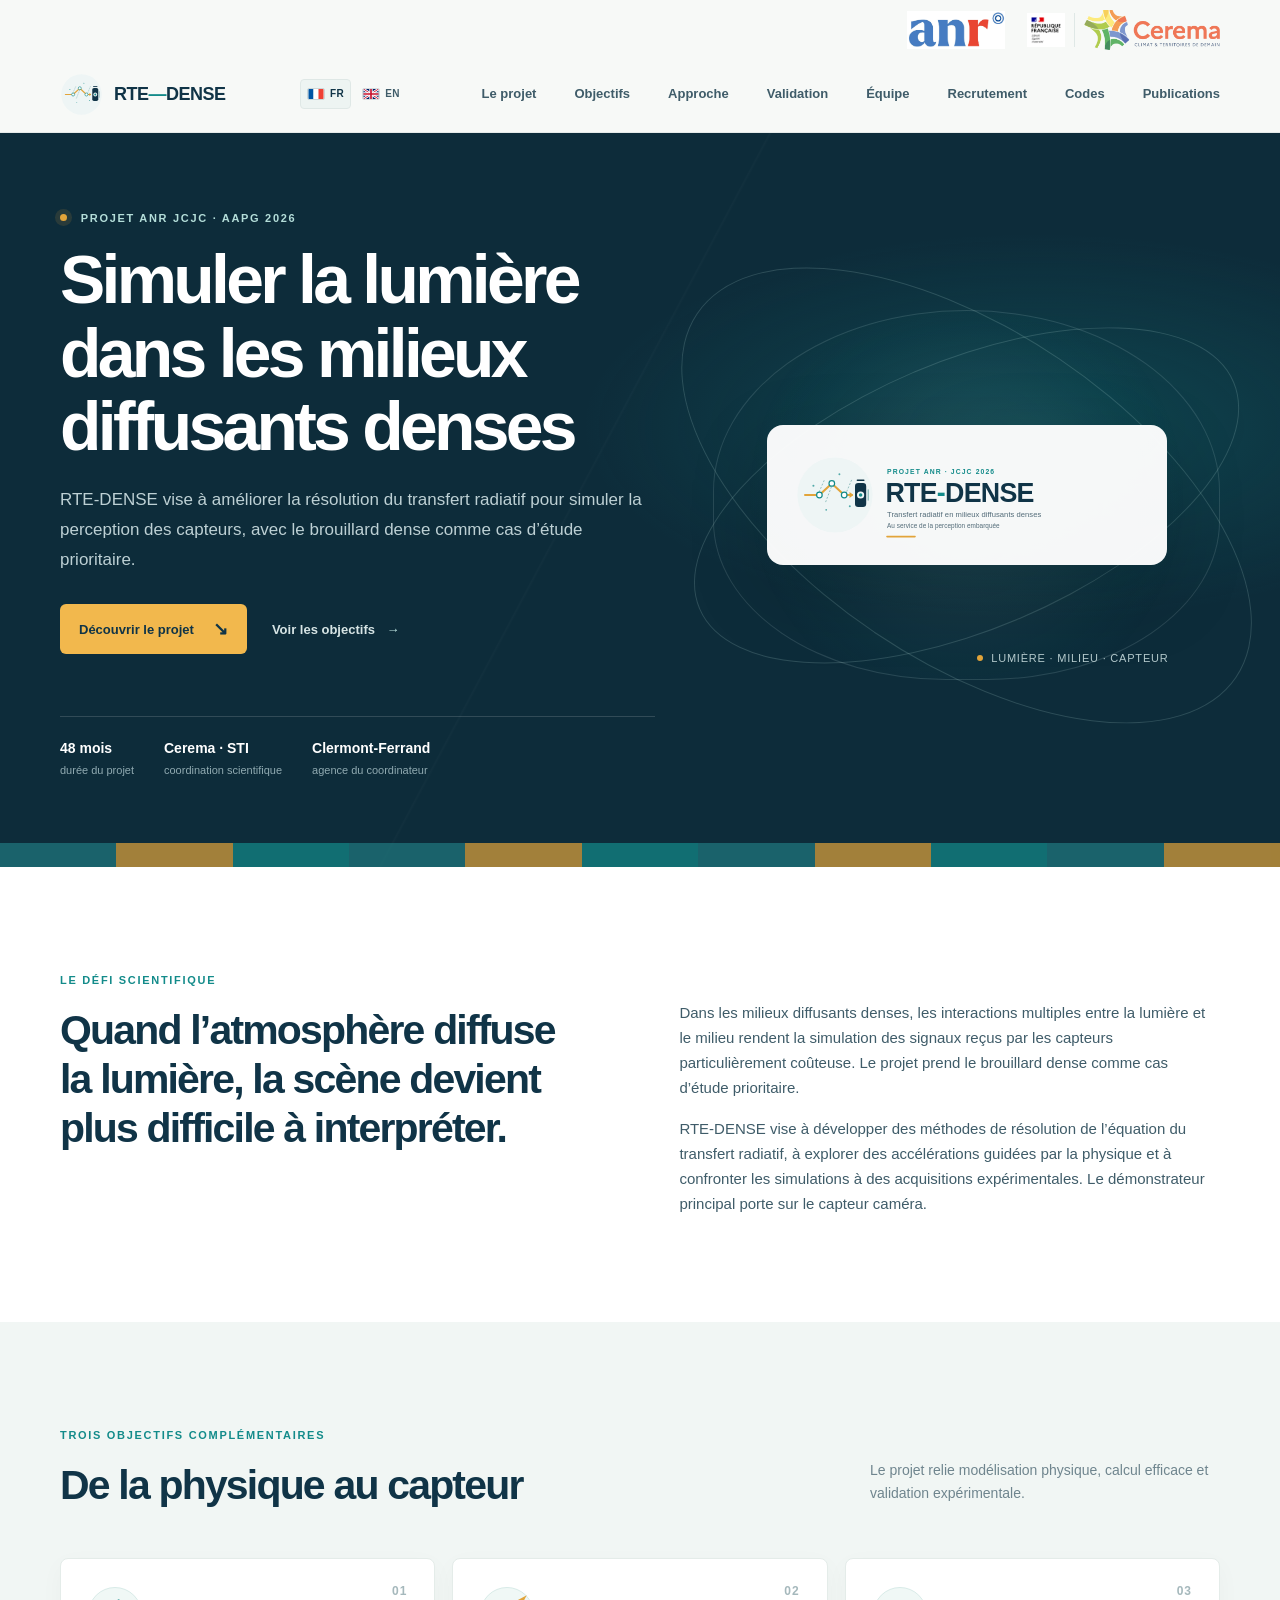
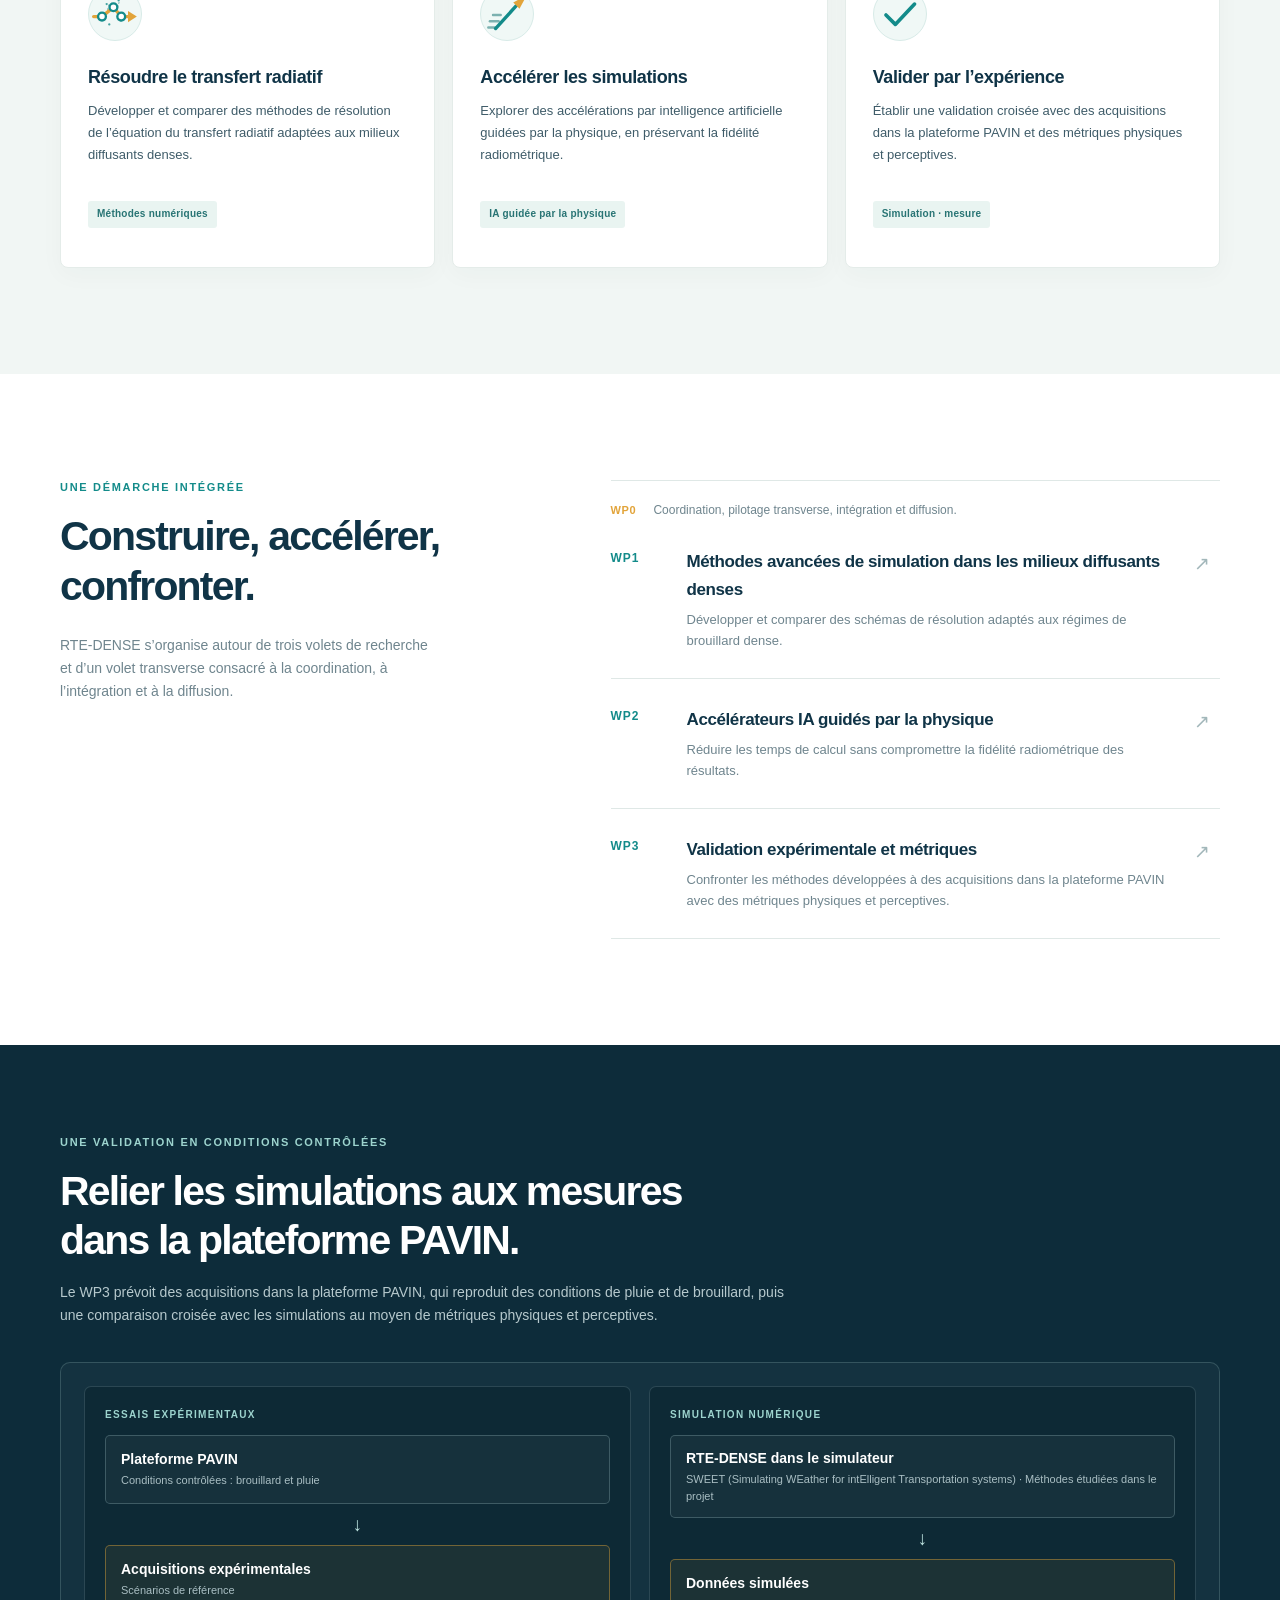
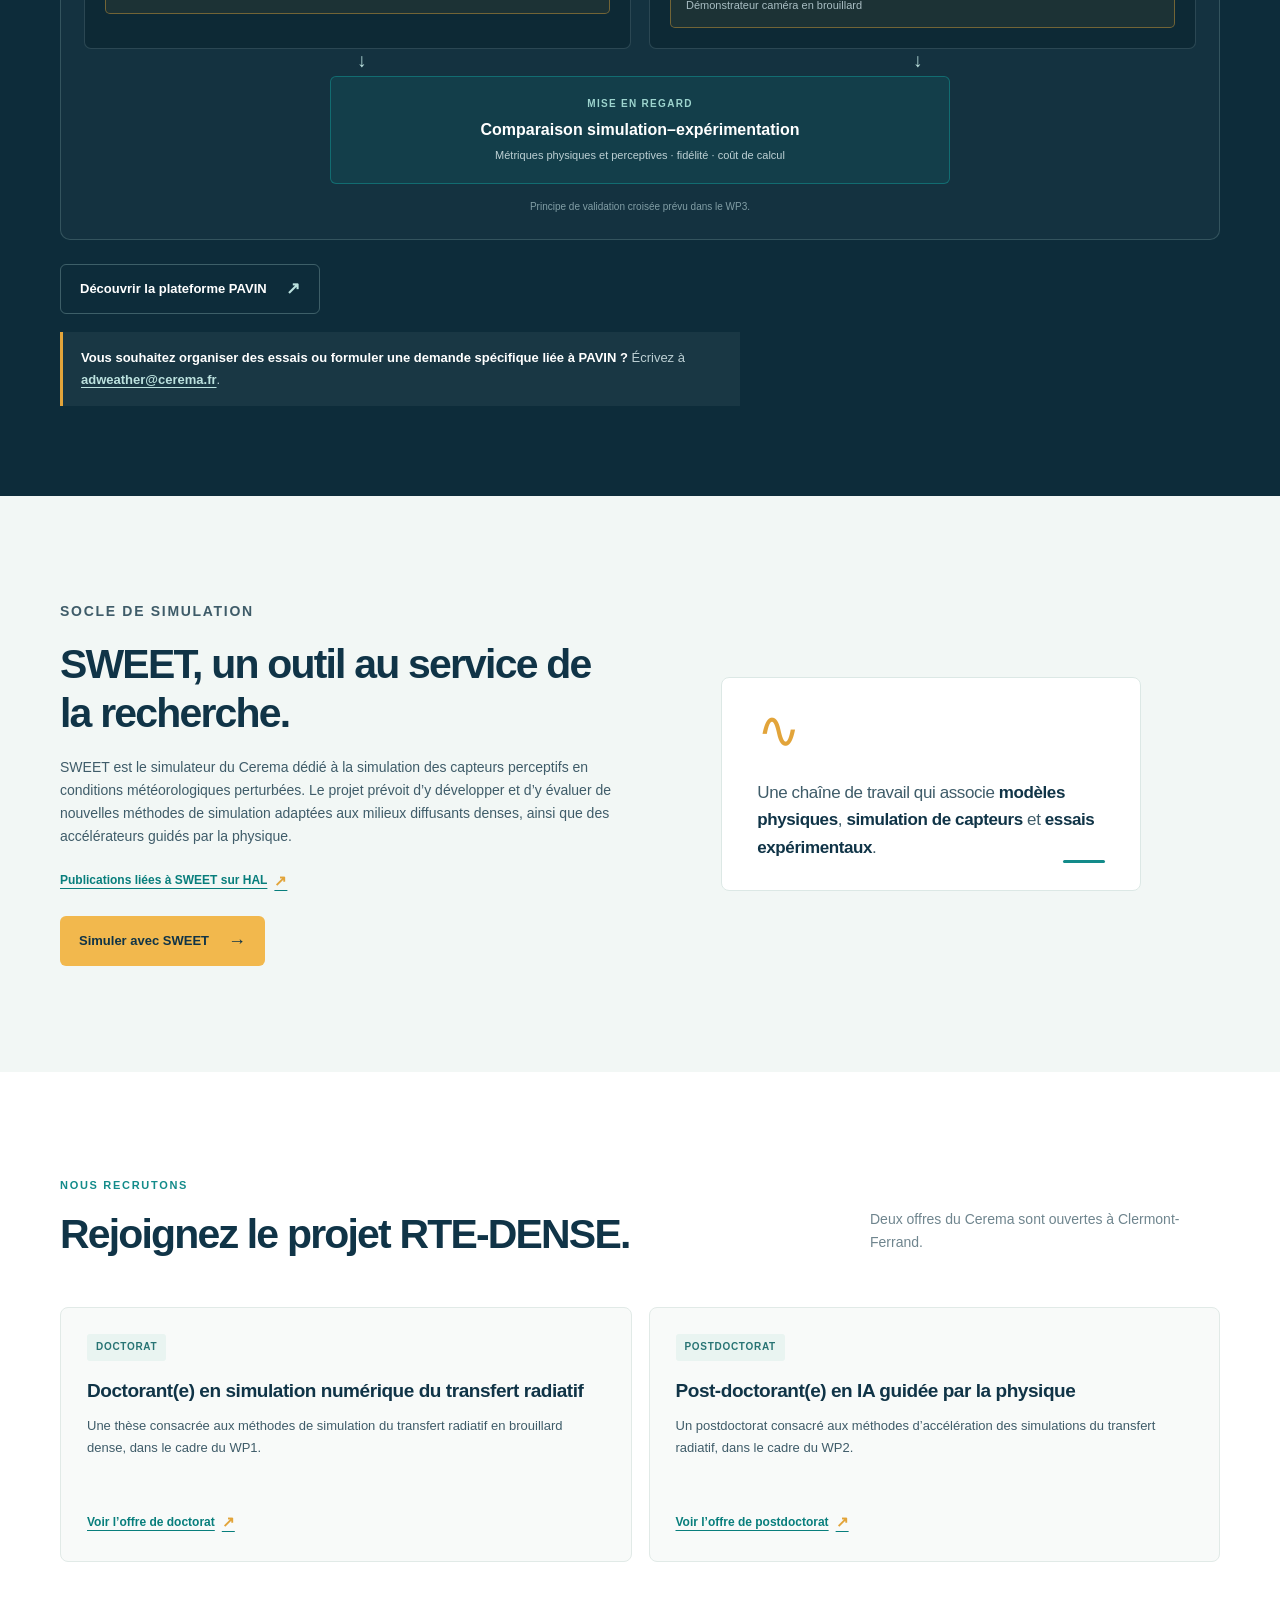
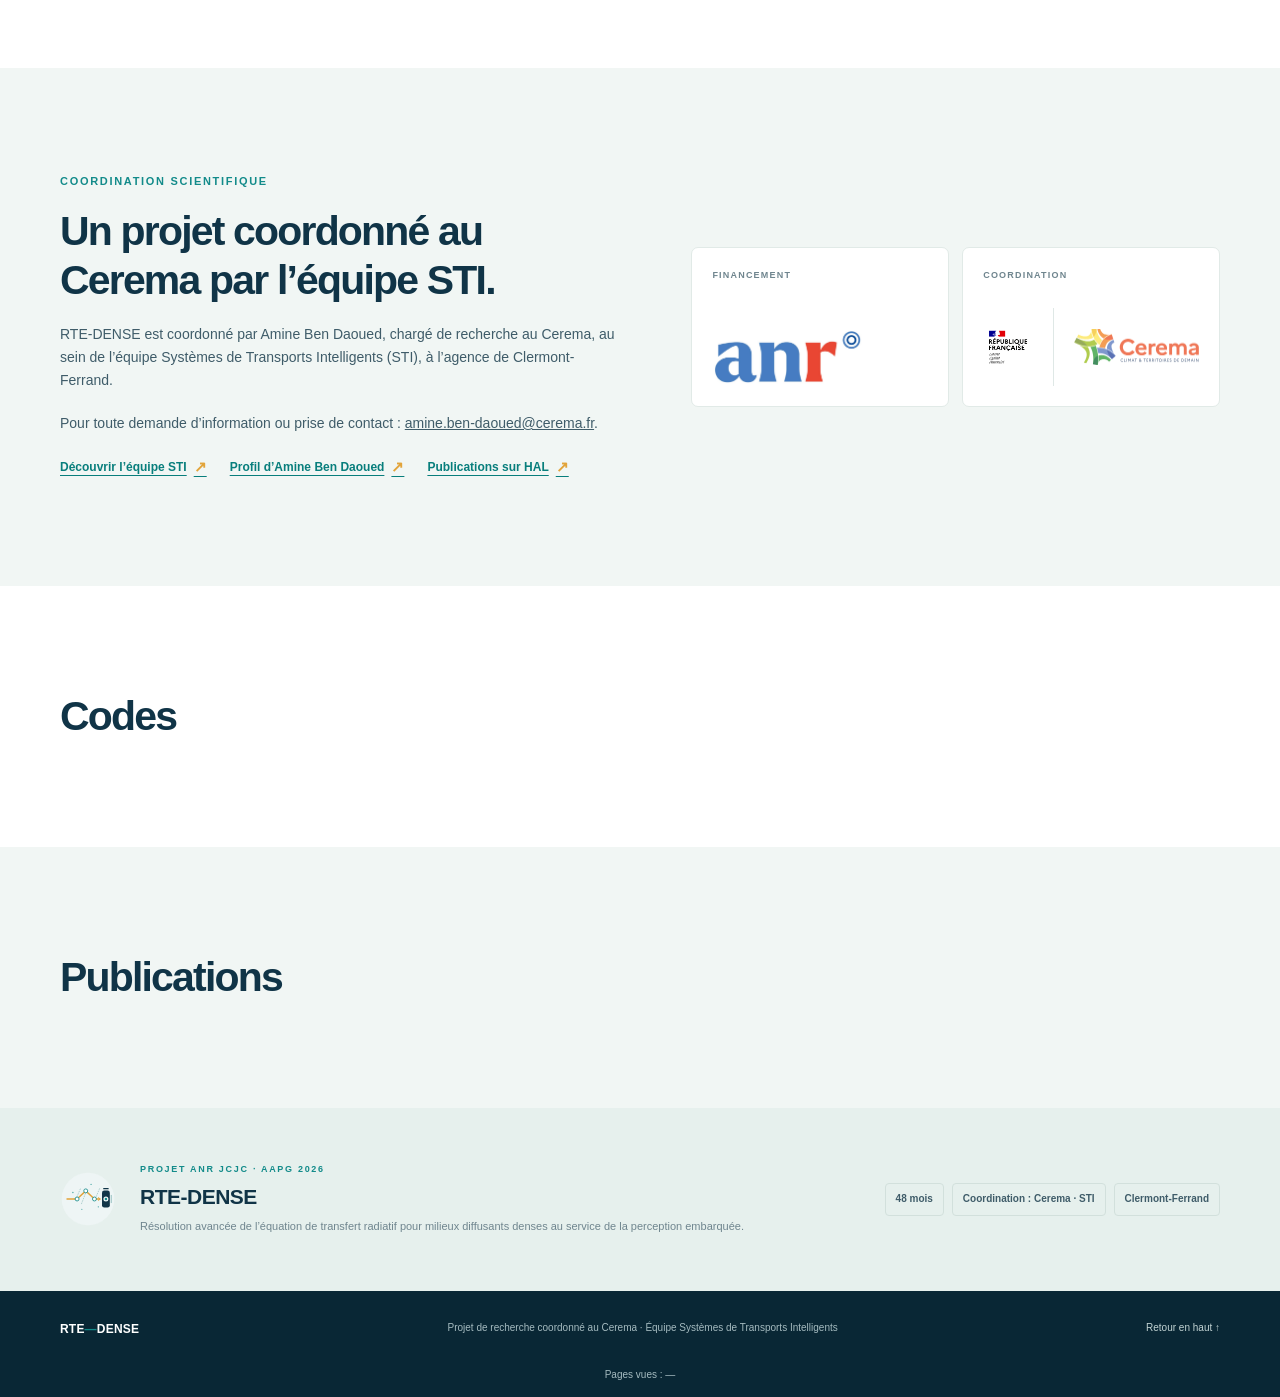
<file: index.html>
<!doctype html>
<html lang="fr">
  <head>
    <meta charset="utf-8">
    <meta name="viewport" content="width=device-width, initial-scale=1">
    <meta name="theme-color" content="#103447">
    <meta name="description" content="RTE-DENSE étudie des méthodes avancées de résolution du transfert radiatif en milieux diffusants denses, avec un démonstrateur centré sur la caméra en brouillard et une validation dans la plateforme PAVIN.">
    <title>RTE-DENSE — Transfert radiatif et perception embarquée</title>
    <link rel="icon" type="image/svg+xml" href="assets/RTE-DENSE-icon.svg">
    <link rel="stylesheet" href="styles.css">
  </head>
  <body>
    <a class="skip-link" href="#contenu">Aller au contenu</a>

    <header class="site-header">
      <div class="site-partner-logos wrap" role="group" aria-label="Logos des organismes associés au projet">
        <img class="header-anr-logo" src="assets/ANR-logo-2021-sigle.jpg" alt="ANR, Agence nationale de la recherche">
        <a class="header-cerema-lockup" href="https://www.cerema.fr/fr/innovation-recherche/recherche/equipes/sti-systemes-transports-intelligents-infrastructure-demain" target="_blank" rel="noreferrer" aria-label="Cerema et République française — équipe STI">
          <img class="header-republique-logo" src="assets/republique_francaise.png" alt="République française">
          <span class="header-logo-divider" aria-hidden="true"></span>
          <img class="header-cerema-logo" src="assets/cerema_horizontal.png" alt="Cerema — Climat & territoires de demain">
        </a>
      </div>
      <div class="wrap header-inner">
        <a class="brand" href="#accueil" aria-label="RTE-DENSE, accueil">
          <img src="assets/RTE-DENSE-icon.svg" alt="" width="48" height="48">
          <span>RTE<span class="brand-dash">—</span>DENSE</span>
        </a>
        <div class="language-switch" aria-label="Choix de langue">
          <a class="language-option" href="index.html" lang="fr" aria-current="page" aria-label="Français">
            <svg class="language-flag" viewBox="0 0 18 12" aria-hidden="true" focusable="false"><rect width="6" height="12" fill="#0055a4"/><rect x="6" width="6" height="12" fill="#fff"/><rect x="12" width="6" height="12" fill="#ef4135"/></svg>
            <span>FR</span>
          </a>
          <a class="language-option" href="index.en.html" lang="en" aria-label="Anglais">
            <svg class="language-flag" viewBox="0 0 18 12" aria-hidden="true" focusable="false"><rect width="18" height="12" fill="#012169"/><path d="M0 0 18 12M18 0 0 12" stroke="#fff" stroke-width="3"/><path d="M0 0 18 12M18 0 0 12" stroke="#c8102e" stroke-width="1.1"/><path d="M9 0v12M0 6h18" stroke="#fff" stroke-width="4"/><path d="M9 0v12M0 6h18" stroke="#c8102e" stroke-width="2"/></svg>
            <span>EN</span>
          </a>
        </div>
        <nav aria-label="Navigation principale">
          <a href="#enjeu">Le projet</a>
          <a href="#objectifs">Objectifs</a>
          <a href="#approche">Approche</a>
          <a href="#validation">Validation</a>
          <a href="#equipe">Équipe</a>
          <a href="#recrutement">Recrutement</a>
          <a href="#codes">Codes</a>
          <a href="#publications">Publications</a>
        </nav>
      </div>
    </header>

    <main id="contenu">
      <section class="hero" id="accueil">
        <div class="wrap hero-grid">
          <div class="hero-copy">
            <p class="eyebrow"><span class="eyebrow-dot"></span> Projet ANR JCJC · AAPG 2026</p>
            <h1>Simuler la lumière dans les milieux diffusants denses</h1>
            <p class="hero-lede">RTE-DENSE vise à améliorer la résolution du transfert radiatif pour simuler la perception des capteurs, avec le brouillard dense comme cas d’étude prioritaire.</p>
            <div class="hero-actions">
              <a class="button button-primary" href="#enjeu">Découvrir le projet <span aria-hidden="true">↘</span></a>
              <a class="text-link" href="#objectifs">Voir les objectifs <span aria-hidden="true">→</span></a>
            </div>
            <div class="facts" aria-label="Repères sur le projet">
              <div><strong>48 mois</strong><span>durée du projet</span></div>
              <div><strong>Cerema · STI</strong><span>coordination scientifique</span></div>
              <div><strong>Clermont-Ferrand</strong><span>agence du coordinateur</span></div>
            </div>
          </div>
          <div class="hero-art" aria-label="Illustration du transfert lumineux dans un milieu diffusant jusqu’à un capteur">
            <div class="art-orbit orbit-one"></div>
            <div class="art-orbit orbit-two"></div>
            <img src="assets/RTE-DENSE-logo.svg" alt="RTE-DENSE — transfert radiatif en milieux diffusants denses au service de la perception embarquée">
            <p class="art-caption"><span></span> Lumière · milieu · capteur</p>
          </div>
        </div>
        <div class="hero-bottom" aria-hidden="true"><span></span><span></span><span></span><span></span><span></span><span></span><span></span><span></span><span></span><span></span><span></span></div>
      </section>

      <section class="section intro-section" id="enjeu">
        <div class="wrap intro-grid">
          <div>
            <p class="section-kicker">Le défi scientifique</p>
            <h2>Quand l’atmosphère diffuse la lumière, la scène devient plus difficile à interpréter.</h2>
          </div>
          <div class="intro-copy">
            <p>Dans les milieux diffusants denses, les interactions multiples entre la lumière et le milieu rendent la simulation des signaux reçus par les capteurs particulièrement coûteuse. Le projet prend le brouillard dense comme cas d’étude prioritaire.</p>
            <p>RTE-DENSE vise à développer des méthodes de résolution de l’équation du transfert radiatif, à explorer des accélérations guidées par la physique et à confronter les simulations à des acquisitions expérimentales. Le démonstrateur principal porte sur le capteur caméra.</p>
          </div>
        </div>
      </section>

      <section class="section objectives-section" id="objectifs">
        <div class="wrap">
          <div class="section-heading">
            <div>
              <p class="section-kicker">Trois objectifs complémentaires</p>
              <h2>De la physique au capteur</h2>
            </div>
            <p>Le projet relie modélisation physique, calcul efficace et validation expérimentale.</p>
          </div>
          <div class="objective-grid">
            <article class="objective-card">
              <span class="card-index">01</span>
              <div class="card-icon" aria-hidden="true">
                <img src="assets/objective-scattering.svg" alt="" width="54" height="54">
              </div>
              <h3>Résoudre le transfert radiatif</h3>
              <p>Développer et comparer des méthodes de résolution de l’équation du transfert radiatif adaptées aux milieux diffusants denses.</p>
              <span class="card-tag">Méthodes numériques</span>
            </article>
            <article class="objective-card">
              <span class="card-index">02</span>
              <div class="card-icon" aria-hidden="true">
                <img src="assets/objective-acceleration.svg" alt="" width="54" height="54">
              </div>
              <h3>Accélérer les simulations</h3>
              <p>Explorer des accélérations par intelligence artificielle guidées par la physique, en préservant la fidélité radiométrique.</p>
              <span class="card-tag">IA guidée par la physique</span>
            </article>
            <article class="objective-card">
              <span class="card-index">03</span>
              <div class="card-icon" aria-hidden="true">
                <img src="assets/objective-validation.svg" alt="" width="54" height="54">
              </div>
              <h3>Valider par l’expérience</h3>
              <p>Établir une validation croisée avec des acquisitions dans la plateforme PAVIN et des métriques physiques et perceptives.</p>
              <span class="card-tag">Simulation · mesure</span>
            </article>
          </div>
        </div>
      </section>

      <section class="section approach-section" id="approche">
        <div class="wrap approach-grid">
          <div class="approach-heading">
            <p class="section-kicker">Une démarche intégrée</p>
            <h2>Construire, accélérer, confronter.</h2>
            <p>RTE-DENSE s’organise autour de trois volets de recherche et d’un volet transverse consacré à la coordination, à l’intégration et à la diffusion.</p>
          </div>
          <div class="work-packages">
            <p class="cross-cutting"><span>WP0</span> Coordination, pilotage transverse, intégration et diffusion.</p>
            <article class="work-row">
              <span class="wp-number">WP1</span>
              <div><h3>Méthodes avancées de simulation dans les milieux diffusants denses</h3><p>Développer et comparer des schémas de résolution adaptés aux régimes de brouillard dense.</p></div>
              <span class="row-arrow" aria-hidden="true">↗</span>
            </article>
            <article class="work-row">
              <span class="wp-number">WP2</span>
              <div><h3>Accélérateurs IA guidés par la physique</h3><p>Réduire les temps de calcul sans compromettre la fidélité radiométrique des résultats.</p></div>
              <span class="row-arrow" aria-hidden="true">↗</span>
            </article>
            <article class="work-row">
              <span class="wp-number">WP3</span>
              <div><h3>Validation expérimentale et métriques</h3><p>Confronter les méthodes développées à des acquisitions dans la plateforme PAVIN avec des métriques physiques et perceptives.</p></div>
              <span class="row-arrow" aria-hidden="true">↗</span>
            </article>
          </div>
        </div>
      </section>

      <section class="validation-section" id="validation">
        <div class="wrap validation-inner">
          <div class="validation-intro">
            <p class="section-kicker section-kicker-light">Une validation en conditions contrôlées</p>
            <h2>Relier les simulations aux mesures dans la plateforme PAVIN.</h2>
            <p>Le WP3 prévoit des acquisitions dans la plateforme PAVIN, qui reproduit des conditions de pluie et de brouillard, puis une comparaison croisée avec les simulations au moyen de métriques physiques et perceptives.</p>
          </div>

          <figure class="validation-diagram" aria-labelledby="validation-diagram-caption">
            <div class="validation-lanes">
              <article class="validation-lane">
                <span class="lane-label">Essais expérimentaux</span>
                <div class="flow-node"><strong>Plateforme PAVIN</strong><span>Conditions contrôlées : brouillard et pluie</span></div>
                <span class="flow-arrow" aria-hidden="true">↓</span>
                <div class="flow-node flow-node-output"><strong>Acquisitions expérimentales</strong><span>Scénarios de référence</span></div>
              </article>
              <article class="validation-lane">
                <span class="lane-label">Simulation numérique</span>
                <div class="flow-node"><strong>RTE-DENSE dans le simulateur</strong><span>SWEET (Simulating WEather for intElligent Transportation systems) · Méthodes étudiées dans le projet</span></div>
                <span class="flow-arrow" aria-hidden="true">↓</span>
                <div class="flow-node flow-node-output"><strong>Données simulées</strong><span>Démonstrateur caméra en brouillard</span></div>
              </article>
            </div>
            <div class="validation-merge" aria-hidden="true"><span>↓</span><span>↓</span></div>
            <div class="validation-result">
              <span class="result-kicker">Mise en regard</span>
              <strong>Comparaison simulation–expérimentation</strong>
              <span>Métriques physiques et perceptives · fidélité · coût de calcul</span>
            </div>
            <figcaption id="validation-diagram-caption">Principe de validation croisée prévu dans le WP3.</figcaption>
          </figure>

          <a class="button validation-link" href="https://www.cerema.fr/fr/evenements/plateforme-pavin-meteo-extreme" target="_blank" rel="noreferrer">Découvrir la plateforme PAVIN <span aria-hidden="true">↗</span></a>
          <p class="pavin-contact"><strong>Vous souhaitez organiser des essais ou formuler une demande spécifique liée à PAVIN&nbsp;?</strong> Écrivez à <a href="mailto:adweather@cerema.fr">adweather@cerema.fr</a>.</p>
        </div>
      </section>

      <section class="section platform-section">
        <div class="wrap platform-grid">
          <div class="platform-copy">
            <p class="section-kicker">Socle de simulation</p>
            <h2>SWEET, un outil au service de la recherche.</h2>
            <p>SWEET est le simulateur du Cerema dédié à la simulation des capteurs perceptifs en conditions météorologiques perturbées. Le projet prévoit d’y développer et d’y évaluer de nouvelles méthodes de simulation adaptées aux milieux diffusants denses, ainsi que des accélérateurs guidés par la physique.</p>
            <a class="resource-link" href="https://cv.hal.science/researchercerema" target="_blank" rel="noreferrer">Publications liées à SWEET sur HAL <span aria-hidden="true">↗</span></a>
            <div class="sweet-actions">
              <button class="button button-primary" type="button" data-coming-soon aria-controls="sweet-coming-soon" aria-expanded="false">Simuler avec SWEET <span aria-hidden="true">→</span></button>
              <span class="coming-soon-message" id="sweet-coming-soon" role="status" aria-live="polite" hidden>Coming soon</span>
            </div>
          </div>
          <div class="platform-note">
            <span class="note-symbol" aria-hidden="true">∿</span>
            <p>Une chaîne de travail qui associe <strong>modèles physiques</strong>, <strong>simulation de capteurs</strong> et <strong>essais expérimentaux</strong>.</p>
            <span class="note-line"></span>
          </div>
        </div>
      </section>

      <section class="section recruitment-section" id="recrutement">
        <div class="wrap">
          <div class="section-heading">
            <div>
              <p class="section-kicker">Nous recrutons</p>
              <h2>Rejoignez le projet RTE-DENSE.</h2>
            </div>
            <p>Deux offres du Cerema sont ouvertes à Clermont-Ferrand.</p>
          </div>
          <div class="job-grid">
            <article class="job-card">
              <span class="job-type">Doctorat</span>
              <h3>Doctorant(e) en simulation numérique du transfert radiatif</h3>
              <p>Une thèse consacrée aux méthodes de simulation du transfert radiatif en brouillard dense, dans le cadre du WP1.</p>
              <a class="resource-link" href="https://recrutement.ecologie.gouv.fr/offres-demploi/2026-2446959" target="_blank" rel="noreferrer">Voir l’offre de doctorat <span aria-hidden="true">↗</span></a>
            </article>
            <article class="job-card">
              <span class="job-type">Postdoctorat</span>
              <h3>Post-doctorant(e) en IA guidée par la physique</h3>
              <p>Un postdoctorat consacré aux méthodes d’accélération des simulations du transfert radiatif, dans le cadre du WP2.</p>
              <a class="resource-link" href="https://recrutement.ecologie.gouv.fr/offres-demploi/2026-2446952" target="_blank" rel="noreferrer">Voir l’offre de postdoctorat <span aria-hidden="true">↗</span></a>
            </article>
          </div>
        </div>
      </section>

      <section class="section team-section" id="equipe">
        <div class="wrap team-grid">
          <div class="team-copy">
            <p class="section-kicker">Coordination scientifique</p>
            <h2>Un projet coordonné au Cerema par l’équipe STI.</h2>
            <p>RTE-DENSE est coordonné par Amine Ben Daoued, chargé de recherche au Cerema, au sein de l’équipe Systèmes de Transports Intelligents (STI), à l’agence de Clermont-Ferrand.</p>
            <p class="coordinator-contact">Pour toute demande d’information ou prise de contact : <a href="mailto:amine.ben-daoued@cerema.fr">amine.ben-daoued@cerema.fr</a>.</p>
            <div class="team-links">
              <a class="resource-link" href="https://www.cerema.fr/fr/innovation-recherche/recherche/equipes/sti-systemes-transports-intelligents-infrastructure-demain" target="_blank" rel="noreferrer">Découvrir l’équipe STI <span aria-hidden="true">↗</span></a>
              <a class="resource-link" href="https://www.cerema.fr/fr/innovation-recherche/recherche/equipes/membre/amine-ben-daoued" target="_blank" rel="noreferrer">Profil d’Amine Ben Daoued <span aria-hidden="true">↗</span></a>
              <a class="resource-link" href="https://cv.hal.science/researchercerema" target="_blank" rel="noreferrer">Publications sur HAL <span aria-hidden="true">↗</span></a>
            </div>
          </div>
          <div class="partner-logos" aria-label="Organismes associés au projet">
            <div class="partner-card">
              <span class="partner-label">Financement</span>
              <div class="anr-lockup">
                <img src="assets/ANR-logo-2021-sigle.jpg" alt="ANR, Agence nationale de la recherche" loading="lazy">
              </div>
            </div>
            <div class="partner-card">
              <span class="partner-label">Coordination</span>
              <a class="cerema-lockup" href="https://www.cerema.fr/fr/innovation-recherche/recherche/equipes/sti-systemes-transports-intelligents-infrastructure-demain" target="_blank" rel="noreferrer" aria-label="Cerema et République française — équipe STI">
                <img class="republique-logo" src="assets/republique_francaise.png" alt="République française" loading="lazy">
                <span class="logo-divider" aria-hidden="true"></span>
                <img class="cerema-logo" src="assets/cerema_horizontal.png" alt="Cerema — Climat & territoires de demain" loading="lazy">
              </a>
            </div>
          </div>
        </div>
      </section>

      <section class="section placeholder-section" id="codes">
        <div class="wrap"><h2>Codes</h2></div>
      </section>

      <section class="section placeholder-section placeholder-section-alt" id="publications">
        <div class="wrap"><h2>Publications</h2></div>
      </section>

      <section class="closing-section">
        <div class="wrap closing-inner">
          <img src="assets/RTE-DENSE-icon.svg" alt="" width="56" height="56">
          <div><p class="section-kicker">Projet ANR JCJC · AAPG 2026</p><h2>RTE-DENSE</h2><p>Résolution avancée de l’équation de transfert radiatif pour milieux diffusants denses au service de la perception embarquée.</p></div>
          <div class="closing-meta"><span>48 mois</span><span>Coordination : Cerema · STI</span><span>Clermont-Ferrand</span></div>
        </div>
      </section>
    </main>

    <footer class="site-footer">
      <div class="wrap footer-inner">
        <a class="footer-brand" href="#accueil">RTE<span>—</span>DENSE</a>
        <p>Projet de recherche coordonné au Cerema · Équipe Systèmes de Transports Intelligents</p>
        <a href="#accueil" class="back-top">Retour en haut ↑</a>
      </div>
      <p class="visitor-count">Pages vues : <span id="visitor-count" aria-live="polite">—</span></p>
    </footer>
    <script data-goatcounter="https://rte-dense-cerema.goatcounter.com/count" async src="https://gc.zgo.at/count.js"></script>
    <script>
      document.querySelectorAll("[data-coming-soon]").forEach((button) => {
        button.addEventListener("click", () => {
          const notice = document.getElementById(button.getAttribute("aria-controls"));
          if (notice) {
            notice.hidden = false;
            button.setAttribute("aria-expanded", "true");
          }
        });
      });
      const visitorCount = document.getElementById("visitor-count");
      const trackingScript = document.querySelector("script[data-goatcounter]");
      if (visitorCount && trackingScript) {
        const counterOrigin = new URL(trackingScript.dataset.goatcounter).origin;
        const sitePath = window.location.pathname
          .replace(/\/index(?:\.en)?\.html$/, "")
          .replace(/\/+$/, "");
        const pagePaths = [...new Set([
          sitePath || "/",
          `${sitePath}/index.html`,
          `${sitePath}/index.en.html`
        ])];
        const countPage = async (path) => {
          const encodedPath = path.split("/").map(encodeURIComponent).join("/");
          const counterUrl = new URL(`/counter/${encodedPath}.json`, counterOrigin);
          const response = await fetch(counterUrl);
          if (response.status === 404) return 0;
          if (!response.ok) throw new Error("Visitor count unavailable");
          const data = await response.json();
          return Number.parseInt(String(data.count ?? "0").replace(/[^\d]/g, ""), 10) || 0;
        };
        Promise.all(pagePaths.map(countPage))
          .then((counts) => {
            visitorCount.textContent = counts.reduce((total, count) => total + count, 0).toLocaleString();
          })
          .catch(() => { visitorCount.textContent = "—"; });
      }
    </script>
  </body>
</html>
</file>
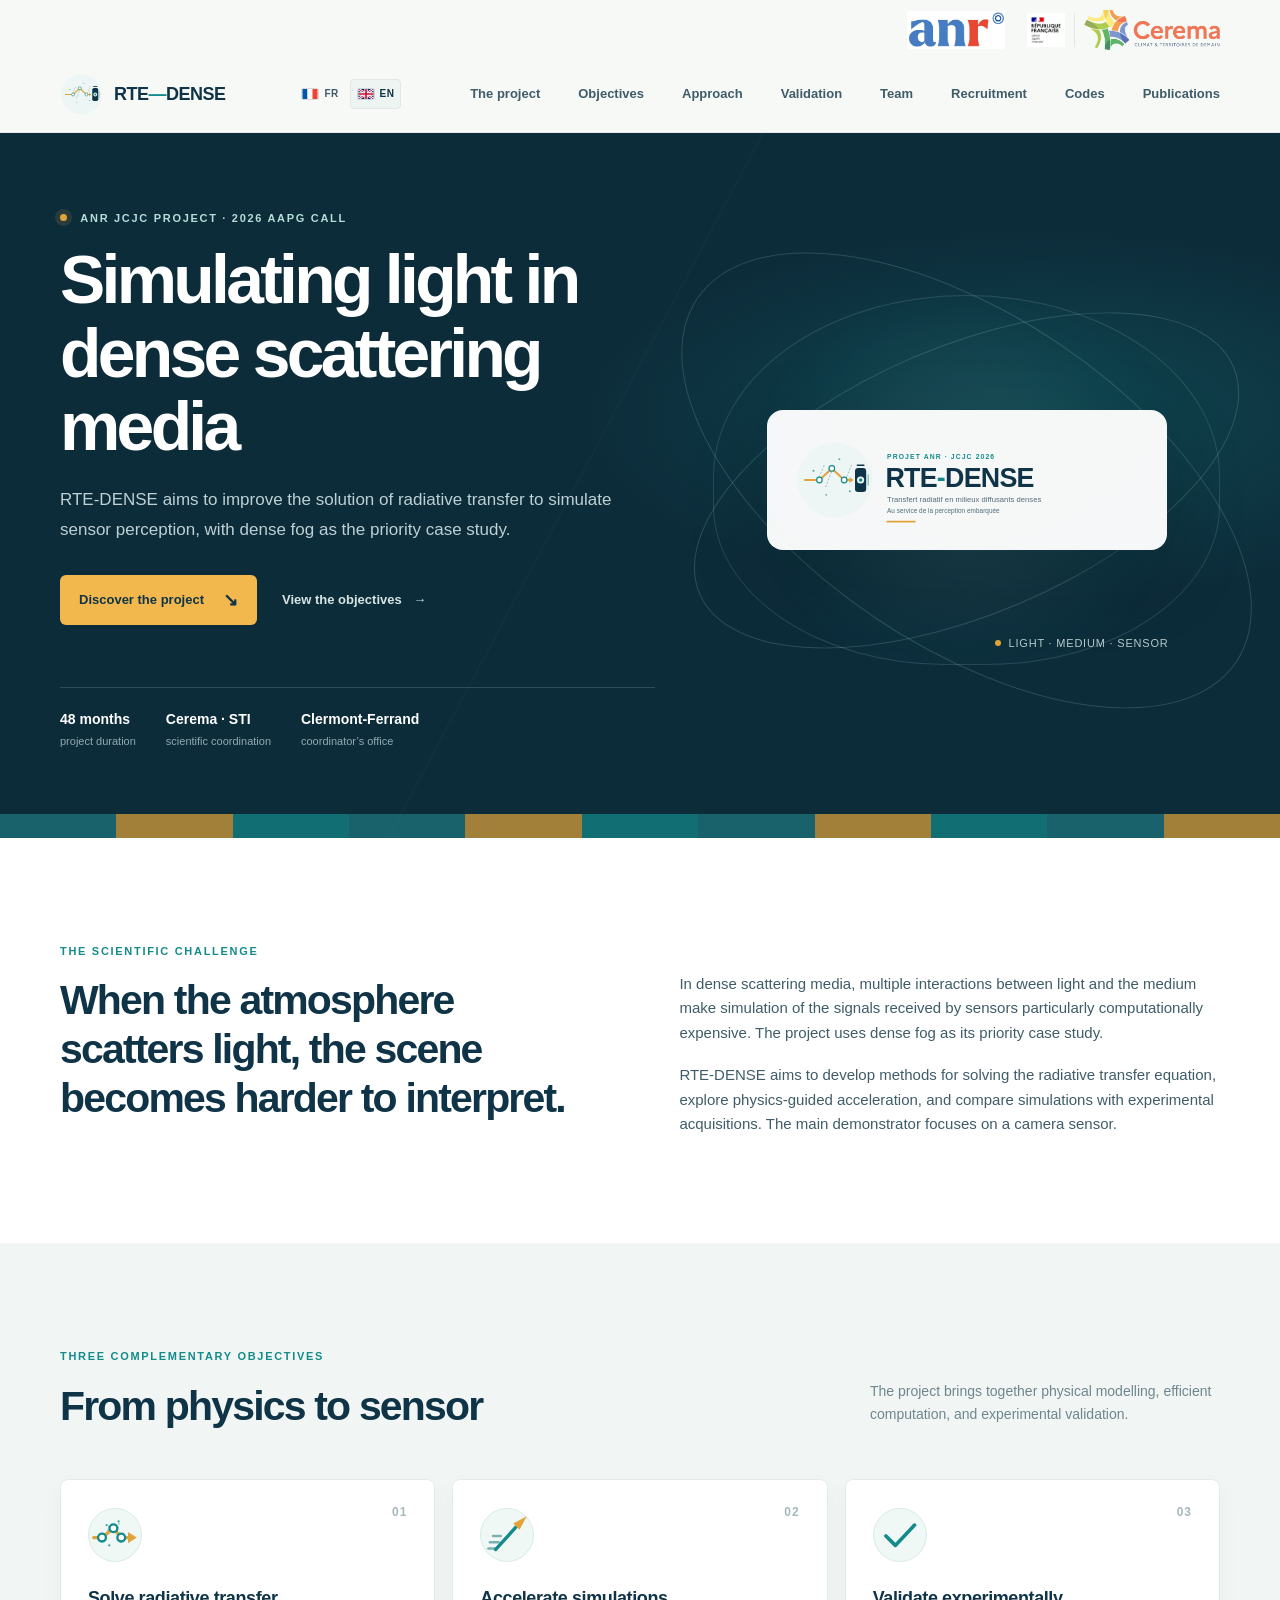
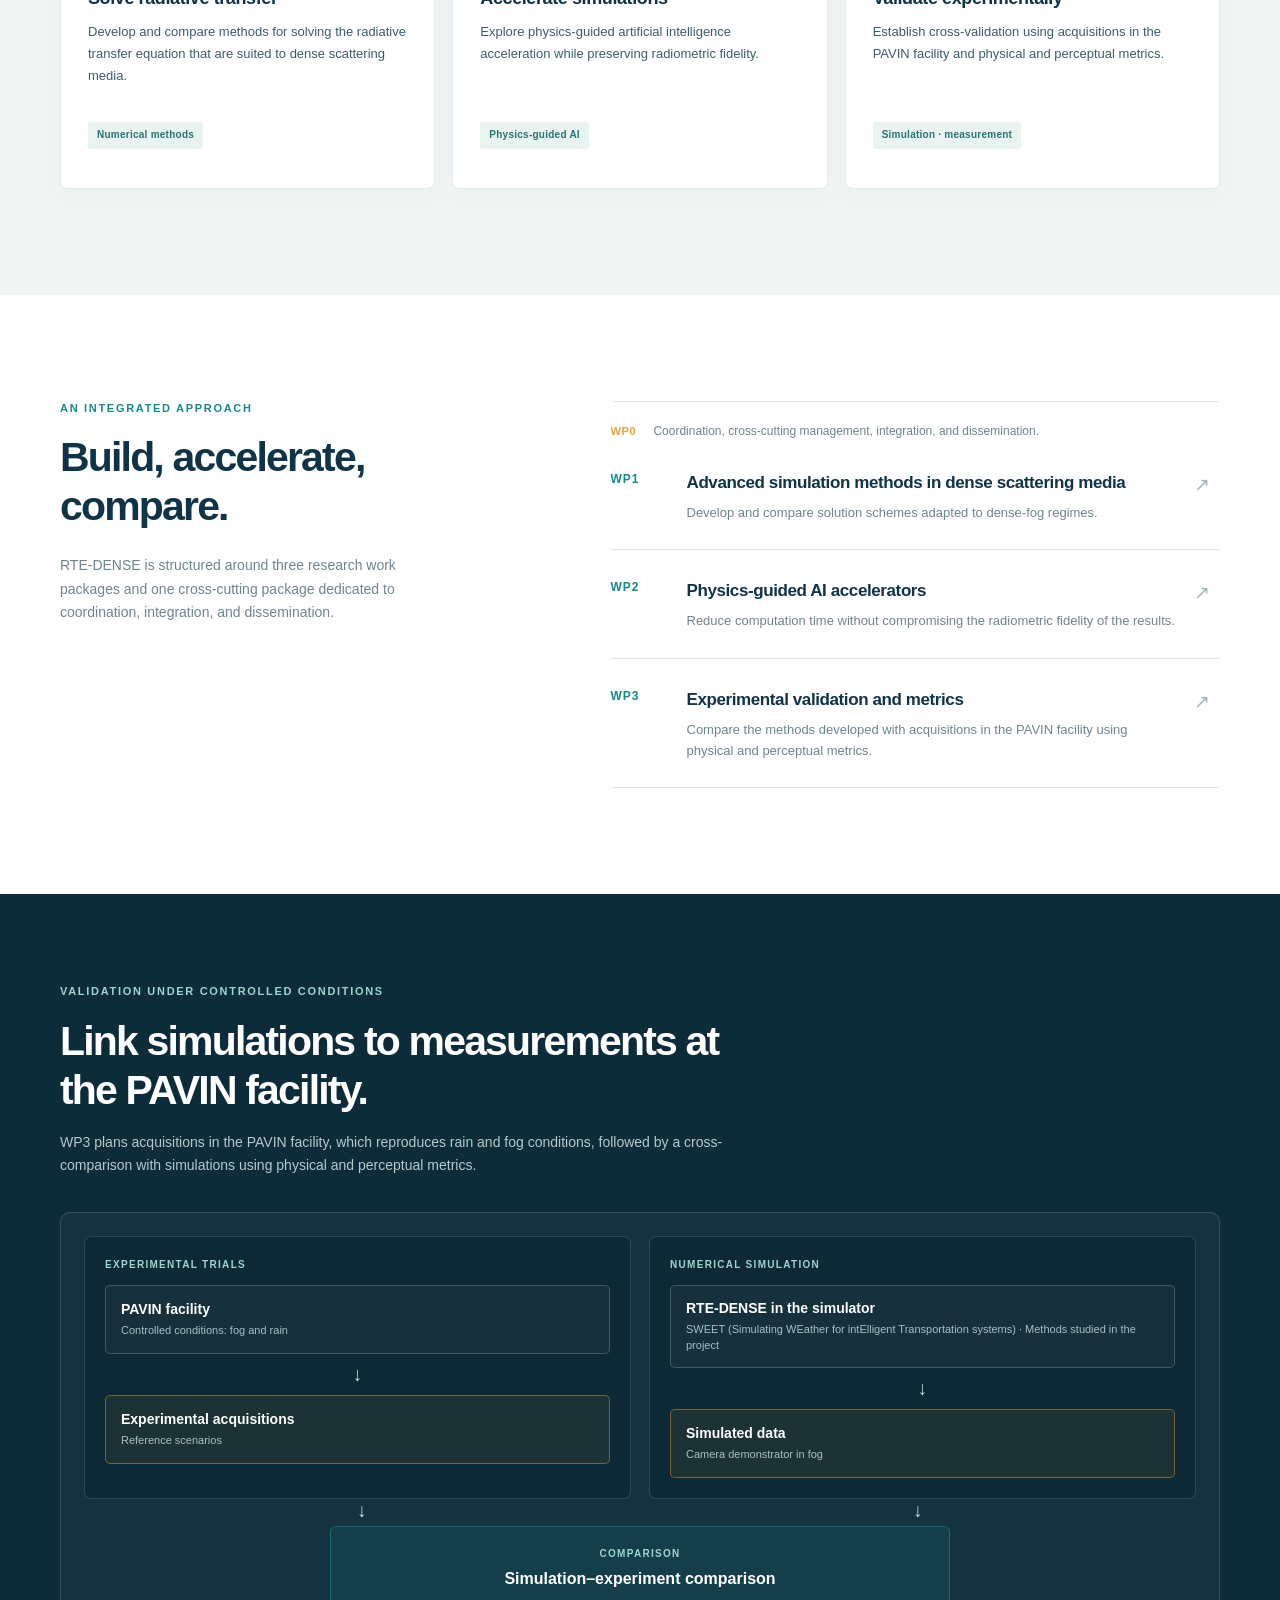
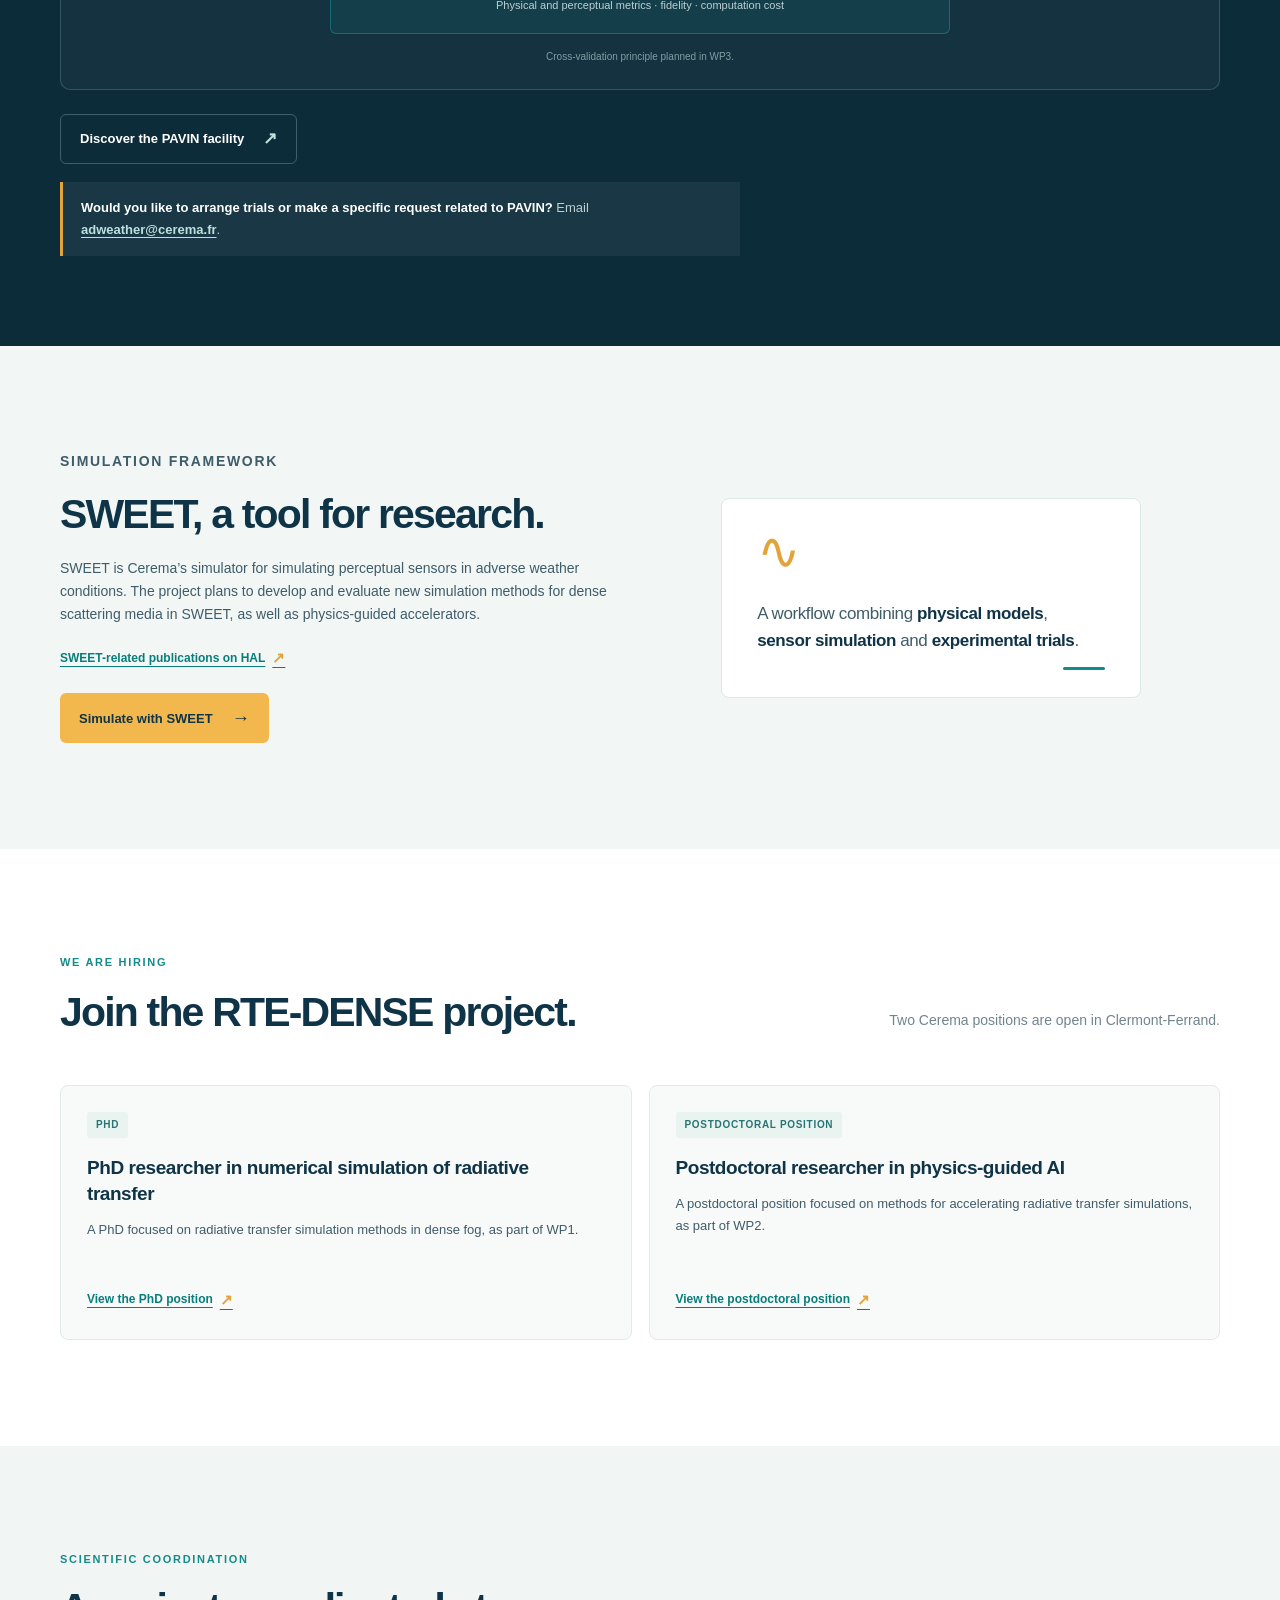
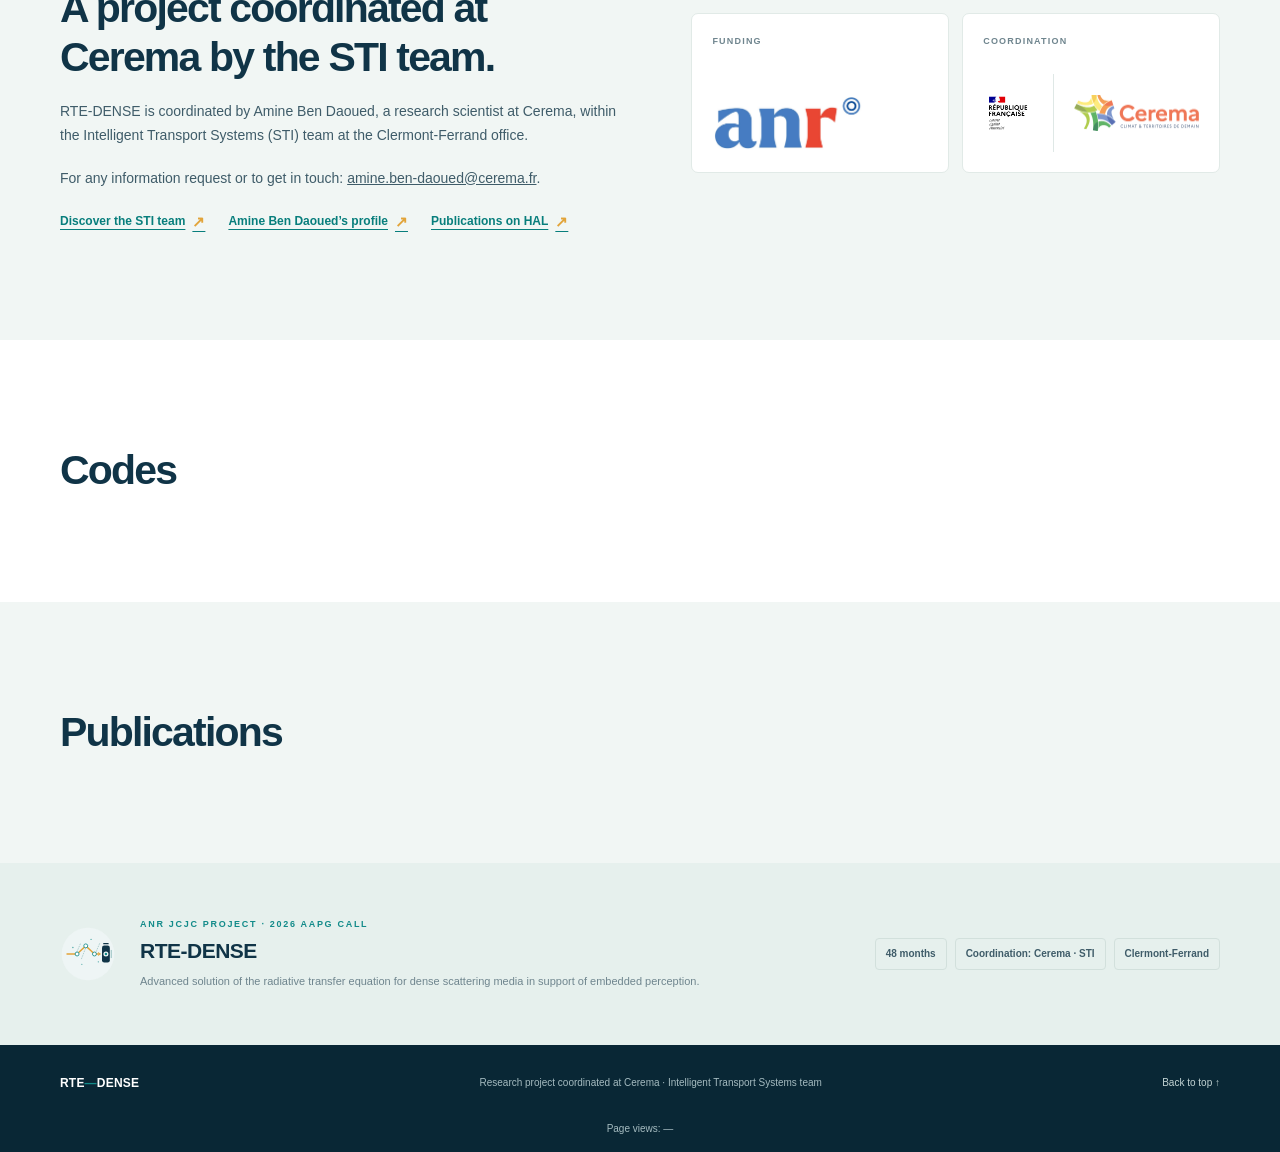
<file: index.en.html>
<!doctype html>
<html lang="en">
  <head>
    <meta charset="utf-8">
    <meta name="viewport" content="width=device-width, initial-scale=1">
    <meta name="theme-color" content="#103447">
    <meta name="description" content="RTE-DENSE studies advanced methods for solving radiative transfer in dense scattering media, with a demonstrator focused on the camera in fog and validation at the PAVIN facility.">
    <title>RTE-DENSE — Radiative transfer and embedded perception</title>
    <link rel="icon" type="image/svg+xml" href="assets/RTE-DENSE-icon.svg">
    <link rel="stylesheet" href="styles.css">
  </head>
  <body>
    <a class="skip-link" href="#contenu">Skip to content</a>

    <header class="site-header">
      <div class="site-partner-logos wrap" role="group" aria-label="Project partner logos">
        <img class="header-anr-logo" src="assets/ANR-logo-2021-sigle.jpg" alt="ANR, French National Research Agency">
        <a class="header-cerema-lockup" href="https://www.cerema.fr/fr/innovation-recherche/recherche/equipes/sti-systemes-transports-intelligents-infrastructure-demain" target="_blank" rel="noreferrer" aria-label="Cerema and the French Republic — STI team">
          <img class="header-republique-logo" src="assets/republique_francaise.png" alt="French Republic">
          <span class="header-logo-divider" aria-hidden="true"></span>
          <img class="header-cerema-logo" src="assets/cerema_horizontal.png" alt="Cerema — Climate & territories of tomorrow">
        </a>
      </div>
      <div class="wrap header-inner">
        <a class="brand" href="#accueil" aria-label="RTE-DENSE, home">
          <img src="assets/RTE-DENSE-icon.svg" alt="" width="48" height="48">
          <span>RTE<span class="brand-dash">—</span>DENSE</span>
        </a>
        <div class="language-switch" aria-label="Language selection">
          <a class="language-option" href="index.html" lang="fr" aria-label="French">
            <svg class="language-flag" viewBox="0 0 18 12" aria-hidden="true" focusable="false"><rect width="6" height="12" fill="#0055a4"/><rect x="6" width="6" height="12" fill="#fff"/><rect x="12" width="6" height="12" fill="#ef4135"/></svg>
            <span>FR</span>
          </a>
          <a class="language-option" href="index.en.html" lang="en" aria-current="page" aria-label="English">
            <svg class="language-flag" viewBox="0 0 18 12" aria-hidden="true" focusable="false"><rect width="18" height="12" fill="#012169"/><path d="M0 0 18 12M18 0 0 12" stroke="#fff" stroke-width="3"/><path d="M0 0 18 12M18 0 0 12" stroke="#c8102e" stroke-width="1.1"/><path d="M9 0v12M0 6h18" stroke="#fff" stroke-width="4"/><path d="M9 0v12M0 6h18" stroke="#c8102e" stroke-width="2"/></svg>
            <span>EN</span>
          </a>
        </div>
        <nav aria-label="Main navigation">
          <a href="#enjeu">The project</a>
          <a href="#objectifs">Objectives</a>
          <a href="#approche">Approach</a>
          <a href="#validation">Validation</a>
          <a href="#equipe">Team</a>
          <a href="#recrutement">Recruitment</a>
          <a href="#codes">Codes</a>
          <a href="#publications">Publications</a>
        </nav>
      </div>
    </header>

    <main id="contenu">
      <section class="hero" id="accueil">
        <div class="wrap hero-grid">
          <div class="hero-copy">
            <p class="eyebrow"><span class="eyebrow-dot"></span> ANR JCJC project · 2026 AAPG call</p>
            <h1>Simulating light in dense scattering media</h1>
            <p class="hero-lede">RTE-DENSE aims to improve the solution of radiative transfer to simulate sensor perception, with dense fog as the priority case study.</p>
            <div class="hero-actions">
              <a class="button button-primary" href="#enjeu">Discover the project <span aria-hidden="true">↘</span></a>
              <a class="text-link" href="#objectifs">View the objectives <span aria-hidden="true">→</span></a>
            </div>
        <div class="facts" aria-label="Project facts">
              <div><strong>48 months</strong><span>project duration</span></div>
              <div><strong>Cerema · STI</strong><span>scientific coordination</span></div>
              <div><strong>Clermont-Ferrand</strong><span>coordinator’s office</span></div>
            </div>
          </div>
          <div class="hero-art" aria-label="Illustration of light transfer through a scattering medium to a sensor">
            <div class="art-orbit orbit-one"></div>
            <div class="art-orbit orbit-two"></div>
            <img src="assets/RTE-DENSE-logo.svg" alt="RTE-DENSE — radiative transfer in dense scattering media for embedded perception">
            <p class="art-caption"><span></span> Light · medium · sensor</p>
          </div>
        </div>
        <div class="hero-bottom" aria-hidden="true"><span></span><span></span><span></span><span></span><span></span><span></span><span></span><span></span><span></span><span></span><span></span></div>
      </section>

      <section class="section intro-section" id="enjeu">
        <div class="wrap intro-grid">
          <div>
            <p class="section-kicker">The scientific challenge</p>
            <h2>When the atmosphere scatters light, the scene becomes harder to interpret.</h2>
          </div>
          <div class="intro-copy">
            <p>In dense scattering media, multiple interactions between light and the medium make simulation of the signals received by sensors particularly computationally expensive. The project uses dense fog as its priority case study.</p>
            <p>RTE-DENSE aims to develop methods for solving the radiative transfer equation, explore physics-guided acceleration, and compare simulations with experimental acquisitions. The main demonstrator focuses on a camera sensor.</p>
          </div>
        </div>
      </section>

      <section class="section objectives-section" id="objectifs">
        <div class="wrap">
          <div class="section-heading">
            <div>
              <p class="section-kicker">Three complementary objectives</p>
              <h2>From physics to sensor</h2>
            </div>
            <p>The project brings together physical modelling, efficient computation, and experimental validation.</p>
          </div>
          <div class="objective-grid">
            <article class="objective-card">
              <span class="card-index">01</span>
              <div class="card-icon" aria-hidden="true">
                <img src="assets/objective-scattering.svg" alt="" width="54" height="54">
              </div>
              <h3>Solve radiative transfer</h3>
              <p>Develop and compare methods for solving the radiative transfer equation that are suited to dense scattering media.</p>
              <span class="card-tag">Numerical methods</span>
            </article>
            <article class="objective-card">
              <span class="card-index">02</span>
              <div class="card-icon" aria-hidden="true">
                <img src="assets/objective-acceleration.svg" alt="" width="54" height="54">
              </div>
              <h3>Accelerate simulations</h3>
              <p>Explore physics-guided artificial intelligence acceleration while preserving radiometric fidelity.</p>
              <span class="card-tag">Physics-guided AI</span>
            </article>
            <article class="objective-card">
              <span class="card-index">03</span>
              <div class="card-icon" aria-hidden="true">
                <img src="assets/objective-validation.svg" alt="" width="54" height="54">
              </div>
              <h3>Validate experimentally</h3>
              <p>Establish cross-validation using acquisitions in the PAVIN facility and physical and perceptual metrics.</p>
              <span class="card-tag">Simulation · measurement</span>
            </article>
          </div>
        </div>
      </section>

      <section class="section approach-section" id="approche">
        <div class="wrap approach-grid">
          <div class="approach-heading">
            <p class="section-kicker">An integrated approach</p>
            <h2>Build, accelerate, compare.</h2>
            <p>RTE-DENSE is structured around three research work packages and one cross-cutting package dedicated to coordination, integration, and dissemination.</p>
          </div>
          <div class="work-packages">
            <p class="cross-cutting"><span>WP0</span> Coordination, cross-cutting management, integration, and dissemination.</p>
            <article class="work-row">
              <span class="wp-number">WP1</span>
              <div><h3>Advanced simulation methods in dense scattering media</h3><p>Develop and compare solution schemes adapted to dense-fog regimes.</p></div>
              <span class="row-arrow" aria-hidden="true">↗</span>
            </article>
            <article class="work-row">
              <span class="wp-number">WP2</span>
              <div><h3>Physics-guided AI accelerators</h3><p>Reduce computation time without compromising the radiometric fidelity of the results.</p></div>
              <span class="row-arrow" aria-hidden="true">↗</span>
            </article>
            <article class="work-row">
              <span class="wp-number">WP3</span>
              <div><h3>Experimental validation and metrics</h3><p>Compare the methods developed with acquisitions in the PAVIN facility using physical and perceptual metrics.</p></div>
              <span class="row-arrow" aria-hidden="true">↗</span>
            </article>
          </div>
        </div>
      </section>

      <section class="validation-section" id="validation">
        <div class="wrap validation-inner">
          <div class="validation-intro">
            <p class="section-kicker section-kicker-light">Validation under controlled conditions</p>
            <h2>Link simulations to measurements at the PAVIN facility.</h2>
            <p>WP3 plans acquisitions in the PAVIN facility, which reproduces rain and fog conditions, followed by a cross-comparison with simulations using physical and perceptual metrics.</p>
          </div>

          <figure class="validation-diagram" aria-labelledby="validation-diagram-caption">
            <div class="validation-lanes">
              <article class="validation-lane">
                <span class="lane-label">Experimental trials</span>
                <div class="flow-node"><strong>PAVIN facility</strong><span>Controlled conditions: fog and rain</span></div>
                <span class="flow-arrow" aria-hidden="true">↓</span>
                <div class="flow-node flow-node-output"><strong>Experimental acquisitions</strong><span>Reference scenarios</span></div>
              </article>
              <article class="validation-lane">
                <span class="lane-label">Numerical simulation</span>
                <div class="flow-node"><strong>RTE-DENSE in the simulator</strong><span>SWEET (Simulating WEather for intElligent Transportation systems) · Methods studied in the project</span></div>
                <span class="flow-arrow" aria-hidden="true">↓</span>
                <div class="flow-node flow-node-output"><strong>Simulated data</strong><span>Camera demonstrator in fog</span></div>
              </article>
            </div>
            <div class="validation-merge" aria-hidden="true"><span>↓</span><span>↓</span></div>
            <div class="validation-result">
              <span class="result-kicker">Comparison</span>
              <strong>Simulation–experiment comparison</strong>
              <span>Physical and perceptual metrics · fidelity · computation cost</span>
            </div>
            <figcaption id="validation-diagram-caption">Cross-validation principle planned in WP3.</figcaption>
          </figure>

          <a class="button validation-link" href="https://www.cerema.fr/fr/evenements/plateforme-pavin-meteo-extreme" target="_blank" rel="noreferrer">Discover the PAVIN facility <span aria-hidden="true">↗</span></a>
          <p class="pavin-contact"><strong>Would you like to arrange trials or make a specific request related to PAVIN?</strong> Email <a href="mailto:adweather@cerema.fr">adweather@cerema.fr</a>.</p>
        </div>
      </section>

      <section class="section platform-section">
        <div class="wrap platform-grid">
          <div class="platform-copy">
            <p class="section-kicker">Simulation framework</p>
            <h2>SWEET, a tool for research.</h2>
            <p>SWEET is Cerema’s simulator for simulating perceptual sensors in adverse weather conditions. The project plans to develop and evaluate new simulation methods for dense scattering media in SWEET, as well as physics-guided accelerators.</p>
            <a class="resource-link" href="https://cv.hal.science/researchercerema" target="_blank" rel="noreferrer">SWEET-related publications on HAL <span aria-hidden="true">↗</span></a>
            <div class="sweet-actions">
              <button class="button button-primary" type="button" data-coming-soon aria-controls="sweet-coming-soon" aria-expanded="false">Simulate with SWEET <span aria-hidden="true">→</span></button>
              <span class="coming-soon-message" id="sweet-coming-soon" role="status" aria-live="polite" hidden>Coming soon</span>
            </div>
          </div>
          <div class="platform-note">
            <span class="note-symbol" aria-hidden="true">∿</span>
            <p>A workflow combining <strong>physical models</strong>, <strong>sensor simulation</strong> and <strong>experimental trials</strong>.</p>
            <span class="note-line"></span>
          </div>
        </div>
      </section>

      <section class="section recruitment-section" id="recrutement">
        <div class="wrap">
          <div class="section-heading">
            <div>
              <p class="section-kicker">We are hiring</p>
              <h2>Join the RTE-DENSE project.</h2>
            </div>
            <p>Two Cerema positions are open in Clermont-Ferrand.</p>
          </div>
          <div class="job-grid">
            <article class="job-card">
              <span class="job-type">PhD</span>
              <h3>PhD researcher in numerical simulation of radiative transfer</h3>
              <p>A PhD focused on radiative transfer simulation methods in dense fog, as part of WP1.</p>
              <a class="resource-link" href="https://recrutement.ecologie.gouv.fr/offres-demploi/2026-2446959" target="_blank" rel="noreferrer">View the PhD position <span aria-hidden="true">↗</span></a>
            </article>
            <article class="job-card">
              <span class="job-type">Postdoctoral position</span>
              <h3>Postdoctoral researcher in physics-guided AI</h3>
              <p>A postdoctoral position focused on methods for accelerating radiative transfer simulations, as part of WP2.</p>
              <a class="resource-link" href="https://recrutement.ecologie.gouv.fr/offres-demploi/2026-2446952" target="_blank" rel="noreferrer">View the postdoctoral position <span aria-hidden="true">↗</span></a>
            </article>
          </div>
        </div>
      </section>

      <section class="section team-section" id="equipe">
        <div class="wrap team-grid">
          <div class="team-copy">
            <p class="section-kicker">Scientific coordination</p>
            <h2>A project coordinated at Cerema by the STI team.</h2>
            <p>RTE-DENSE is coordinated by Amine Ben Daoued, a research scientist at Cerema, within the Intelligent Transport Systems (STI) team at the Clermont-Ferrand office.</p>
            <p class="coordinator-contact">For any information request or to get in touch: <a href="mailto:amine.ben-daoued@cerema.fr">amine.ben-daoued@cerema.fr</a>.</p>
            <div class="team-links">
              <a class="resource-link" href="https://www.cerema.fr/fr/innovation-recherche/recherche/equipes/sti-systemes-transports-intelligents-infrastructure-demain" target="_blank" rel="noreferrer">Discover the STI team <span aria-hidden="true">↗</span></a>
              <a class="resource-link" href="https://www.cerema.fr/fr/innovation-recherche/recherche/equipes/membre/amine-ben-daoued" target="_blank" rel="noreferrer">Amine Ben Daoued’s profile <span aria-hidden="true">↗</span></a>
              <a class="resource-link" href="https://cv.hal.science/researchercerema" target="_blank" rel="noreferrer">Publications on HAL <span aria-hidden="true">↗</span></a>
            </div>
          </div>
          <div class="partner-logos" aria-label="Organizations involved in the project">
            <div class="partner-card">
              <span class="partner-label">Funding</span>
              <div class="anr-lockup">
                <img src="assets/ANR-logo-2021-sigle.jpg" alt="ANR, French National Research Agency" loading="lazy">
              </div>
            </div>
            <div class="partner-card">
              <span class="partner-label">Coordination</span>
              <a class="cerema-lockup" href="https://www.cerema.fr/fr/innovation-recherche/recherche/equipes/sti-systemes-transports-intelligents-infrastructure-demain" target="_blank" rel="noreferrer" aria-label="Cerema and the French Republic — STI team">
                <img class="republique-logo" src="assets/republique_francaise.png" alt="French Republic" loading="lazy">
                <span class="logo-divider" aria-hidden="true"></span>
                <img class="cerema-logo" src="assets/cerema_horizontal.png" alt="Cerema — Climate & territories of tomorrow" loading="lazy">
              </a>
            </div>
          </div>
        </div>
      </section>

      <section class="section placeholder-section" id="codes">
        <div class="wrap"><h2>Codes</h2></div>
      </section>

      <section class="section placeholder-section placeholder-section-alt" id="publications">
        <div class="wrap"><h2>Publications</h2></div>
      </section>

      <section class="closing-section">
        <div class="wrap closing-inner">
          <img src="assets/RTE-DENSE-icon.svg" alt="" width="56" height="56">
          <div><p class="section-kicker">ANR JCJC project · 2026 AAPG call</p><h2>RTE-DENSE</h2><p>Advanced solution of the radiative transfer equation for dense scattering media in support of embedded perception.</p></div>
          <div class="closing-meta"><span>48 months</span><span>Coordination: Cerema · STI</span><span>Clermont-Ferrand</span></div>
        </div>
      </section>
    </main>

    <footer class="site-footer">
      <div class="wrap footer-inner">
        <a class="footer-brand" href="#accueil">RTE<span>—</span>DENSE</a>
        <p>Research project coordinated at Cerema · Intelligent Transport Systems team</p>
        <a href="#accueil" class="back-top">Back to top ↑</a>
      </div>
      <p class="visitor-count">Page views: <span id="visitor-count" aria-live="polite">—</span></p>
    </footer>
    <script data-goatcounter="https://rte-dense-cerema.goatcounter.com/count" async src="https://gc.zgo.at/count.js"></script>
    <script>
      document.querySelectorAll("[data-coming-soon]").forEach((button) => {
        button.addEventListener("click", () => {
          const notice = document.getElementById(button.getAttribute("aria-controls"));
          if (notice) {
            notice.hidden = false;
            button.setAttribute("aria-expanded", "true");
          }
        });
      });
      const visitorCount = document.getElementById("visitor-count");
      const trackingScript = document.querySelector("script[data-goatcounter]");
      if (visitorCount && trackingScript) {
        const counterOrigin = new URL(trackingScript.dataset.goatcounter).origin;
        const sitePath = window.location.pathname
          .replace(/\/index(?:\.en)?\.html$/, "")
          .replace(/\/+$/, "");
        const pagePaths = [...new Set([
          sitePath || "/",
          `${sitePath}/index.html`,
          `${sitePath}/index.en.html`
        ])];
        const countPage = async (path) => {
          const encodedPath = path.split("/").map(encodeURIComponent).join("/");
          const counterUrl = new URL(`/counter/${encodedPath}.json`, counterOrigin);
          const response = await fetch(counterUrl);
          if (response.status === 404) return 0;
          if (!response.ok) throw new Error("Visitor count unavailable");
          const data = await response.json();
          return Number.parseInt(String(data.count ?? "0").replace(/[^\d]/g, ""), 10) || 0;
        };
        Promise.all(pagePaths.map(countPage))
          .then((counts) => {
            visitorCount.textContent = counts.reduce((total, count) => total + count, 0).toLocaleString();
          })
          .catch(() => { visitorCount.textContent = "—"; });
      }
    </script>
  </body>
</html>
</file>
<file: styles.css>
:root {
  color-scheme: light;
  --ink: #103447;
  --ink-soft: #3f5c69;
  --muted: #6f858e;
  --teal: #138b8a;
  --teal-light: #bce2df;
  --gold: #e2a43a;
  --paper: #f7f9f7;
  --white: #fff;
  --line: #dfe8e6;
  --night: #0d2c3a;
  --night-soft: #143d4a;
  --font-body: Inter, 'Aptos', 'Segoe UI', Arial, sans-serif;
  --font-display: Inter, 'Aptos', 'Segoe UI', Arial, sans-serif;
}

* { box-sizing: border-box; }
html { scroll-behavior: smooth; scroll-padding-top: 86px; }
body { margin: 0; color: var(--ink); background: var(--paper); font: 16px/1.65 var(--font-body); -webkit-font-smoothing: antialiased; }
img { display: block; max-width: 100%; }
a { color: inherit; }
.wrap { width: min(1160px, calc(100% - 48px)); margin-inline: auto; }
.skip-link { position: absolute; z-index: 20; top: 8px; left: 8px; padding: 10px 14px; color: var(--white); background: var(--ink); border-radius: 6px; transform: translateY(-150%); }
.skip-link:focus { transform: translateY(0); }

.site-header { position: sticky; z-index: 10; top: 0; background: rgb(247 249 247 / 94%); border-bottom: 1px solid rgb(16 52 71 / 8%); backdrop-filter: blur(14px); }
.header-inner { min-height: 76px; display: flex; align-items: center; justify-content: space-between; gap: 32px; }
.brand { display: inline-flex; align-items: center; gap: 11px; color: var(--ink); text-decoration: none; font: 800 18px/1 var(--font-display); letter-spacing: -.5px; }
.brand img { width: 43px; height: 43px; }
.brand-dash, .footer-brand span { color: var(--teal); }
.language-switch { display: flex; flex: 0 0 auto; align-items: center; gap: 4px; }
.language-option { display: inline-flex; min-height: 30px; align-items: center; gap: 5px; padding: 4px 6px; border: 1px solid transparent; border-radius: 4px; color: var(--ink-soft); text-decoration: none; }
.language-option span { font-size: 10px; font-weight: 800; letter-spacing: .4px; line-height: 1; }
.language-flag { width: 18px; height: 12px; flex: 0 0 auto; border: 1px solid rgb(16 52 71 / 15%); border-radius: 2px; }
.language-option[aria-current="page"] { border-color: #dfe8e6; color: var(--ink); background: #edf4f2; }
.language-option:hover, .language-option:focus-visible { border-color: #b6d5d0; color: #087e7c; }
.site-header nav { display: flex; min-width: 0; align-items: center; gap: clamp(18px, 3vw, 38px); }
.site-header nav a { color: var(--ink-soft); text-decoration: none; font-size: 13px; font-weight: 600; transition: color .18s ease; }
.site-header nav a:hover, .site-header nav a:focus-visible { color: var(--teal); }

.hero { position: relative; overflow: hidden; color: var(--white); background: var(--night); isolation: isolate; }
.hero::before { position: absolute; z-index: -1; inset: 0; content: ''; background: radial-gradient(ellipse at 81% 40%, rgb(19 139 138 / 27%), transparent 31%), linear-gradient(118deg, transparent 46%, rgb(255 255 255 / 2%) 46.1%, transparent 46.25%); }
.hero-grid { display: grid; grid-template-columns: minmax(0, 1.08fr) minmax(330px, .92fr); align-items: center; gap: 58px; min-height: 610px; padding-block: 78px 88px; }
.hero-copy { max-width: 650px; }
.eyebrow, .section-kicker { margin: 0 0 17px; color: var(--teal); font-size: 11px; font-weight: 700; letter-spacing: 1.7px; line-height: 1.4; text-transform: uppercase; }
.hero .eyebrow { color: #b4ded9; }
.eyebrow-dot { display: inline-block; width: 7px; height: 7px; margin: 0 9px 1px 0; border-radius: 50%; background: var(--gold); box-shadow: 0 0 0 5px rgb(226 164 58 / 13%); }
h1, h2, h3, p { margin-top: 0; }
h1, h2, h3 { font-family: var(--font-display); }
.hero h1 { max-width: 720px; margin-bottom: 22px; font-size: clamp(42px, 5.3vw, 68px); font-weight: 600; letter-spacing: -3.7px; line-height: 1.08; }
.hero-lede { max-width: 620px; margin-bottom: 30px; color: #bdd0d4; font-size: 17px; line-height: 1.75; }
.hero-actions { display: flex; align-items: center; flex-wrap: wrap; gap: 25px; }
.button { display: inline-flex; align-items: center; gap: 19px; min-height: 50px; padding: 0 19px; border-radius: 6px; text-decoration: none; font-size: 13px; font-weight: 700; transition: transform .2s ease, background .2s ease; }
.button:hover { transform: translateY(-2px); }
.button-primary { color: var(--ink); background: #f2b84d; }
.button-primary:hover { background: #f8c969; }
.button-primary span { font-size: 18px; line-height: 1; }
.sweet-actions { display: flex; align-items: center; flex-wrap: wrap; gap: 12px; margin-top: 22px; }
.sweet-actions .button { border: 0; font-family: var(--font-body); cursor: pointer; }
.sweet-actions .button:focus-visible { outline: 3px solid var(--gold); outline-offset: 3px; }
.coming-soon-message { flex-basis: 100%; color: var(--ink-soft); font-size: 12px; }
.text-link { color: #d6e4e4; text-decoration: none; font-size: 13px; font-weight: 600; }
.text-link span { margin-left: 8px; color: var(--teal-light); }
.text-link:hover { color: var(--white); }
.facts { display: flex; flex-wrap: wrap; gap: 30px; margin-top: 62px; padding-top: 22px; border-top: 1px solid rgb(255 255 255 / 15%); }
.facts div { display: grid; gap: 3px; }
.facts strong { color: var(--white); font: 700 14px/1.35 var(--font-display); }
.facts span { color: #90aab1; font-size: 11px; }
.hero-art { position: relative; display: grid; min-height: 370px; place-items: center; padding: 34px; border: 1px solid rgb(221 245 243 / 13%); border-radius: 50% 50% 46% 46% / 49% 49% 43% 43%; background: radial-gradient(circle at center, rgb(192 229 226 / 10%), rgb(19 139 138 / 4%) 56%, transparent 70%); }
.hero-art img { position: relative; z-index: 2; width: min(400px, 100%); padding: 20px; border-radius: 16px; background: rgb(255 255 255 / 96%); box-shadow: 0 25px 80px rgb(0 0 0 / 18%); }
.art-orbit { position: absolute; border: 1px solid rgb(188 226 223 / 18%); border-radius: 50%; transform: rotate(-23deg); }
.orbit-one { width: 115%; height: 73%; }
.orbit-two { width: 129%; height: 90%; transform: rotate(34deg); }
.art-caption { position: absolute; z-index: 2; right: 10%; bottom: 12px; display: flex; align-items: center; gap: 8px; margin: 0; color: #b4c9cc; font-size: 11px; letter-spacing: .8px; text-transform: uppercase; }
.art-caption span { width: 6px; height: 6px; border-radius: 50%; background: var(--gold); }
.hero-bottom { position: absolute; right: 0; bottom: 0; left: 0; display: flex; height: 24px; opacity: .7; }
.hero-bottom span { flex: 1; background: var(--teal); }
.hero-bottom span:nth-child(3n + 1) { background: #207a80; }
.hero-bottom span:nth-child(3n + 2) { background: #e2a43a; }

.section { padding-block: 106px; }
.intro-section { background: var(--white); }
.intro-grid { display: grid; grid-template-columns: minmax(0, .98fr) minmax(0, 1.02fr); gap: 100px; align-items: start; }
.intro-grid h2, .section-heading h2, .approach-heading h2, .validation-intro h2, .platform-copy h2, .team-copy h2 { margin-bottom: 0; font-size: clamp(30px, 3.2vw, 42px); font-weight: 600; letter-spacing: -1.8px; line-height: 1.2; }
.intro-copy { padding-top: 28px; color: var(--ink-soft); font-size: 15px; }
.intro-copy p { margin-bottom: 17px; }
.intro-copy p:last-child { margin-bottom: 0; }

.objectives-section { background: #f1f6f4; }
.section-heading { display: flex; align-items: end; justify-content: space-between; gap: 40px; margin-bottom: 48px; }
.section-heading > p { max-width: 350px; margin-bottom: 5px; color: var(--muted); font-size: 14px; }
.objective-grid { display: grid; grid-template-columns: repeat(3, 1fr); gap: 17px; }
.objective-card { position: relative; min-height: 310px; padding: 28px 27px 25px; border: 1px solid #e4ece9; border-radius: 8px; background: var(--white); box-shadow: 0 7px 24px rgb(16 52 71 / 3%); transition: transform .2s ease, box-shadow .2s ease; }
.objective-card:hover { transform: translateY(-4px); box-shadow: 0 15px 35px rgb(16 52 71 / 8%); }
.card-index { position: absolute; top: 26px; right: 27px; color: #a5b8bc; font: 700 12px/1 var(--font-display); letter-spacing: 1px; }
.card-icon { position: relative; width: 54px; height: 54px; margin-bottom: 24px; border: 1px solid #d8ebe8; border-radius: 50%; background: #f0f8f6; }
.card-icon img { position: absolute; inset: 0; width: 100%; height: 100%; object-fit: contain; }
.scattering-ray { fill: none; stroke: var(--teal); stroke-width: 5; stroke-linecap: round; stroke-linejoin: round; }
.scattering-particle { fill: var(--white); stroke: var(--ink); stroke-width: 1.5; }
.scattering-particle-gold { stroke: var(--gold); }
.scattering-arrow { fill: none; stroke: var(--gold); stroke-width: 3; stroke-linecap: round; stroke-linejoin: round; }
.acceleration-trail { fill: none; stroke: #9fc9c5; stroke-width: 2; stroke-linecap: round; }
.acceleration-arrow, .acceleration-head { fill: none; stroke: var(--teal); stroke-width: 5; stroke-linecap: round; stroke-linejoin: round; }
.acceleration-head { stroke: var(--gold); stroke-width: 3; }
.validation-check { fill: none; stroke: var(--teal); stroke-width: 3.5; stroke-linecap: round; stroke-linejoin: round; }
.objective-card h3 { margin-bottom: 11px; font-size: 18px; font-weight: 700; letter-spacing: -.4px; line-height: 1.35; }
.objective-card p { min-height: 79px; margin-bottom: 20px; color: var(--ink-soft); font-size: 13px; line-height: 1.7; }
.card-tag { display: inline-block; padding: 5px 9px; border-radius: 3px; color: #287474; background: #e9f4f1; font-size: 10px; font-weight: 700; letter-spacing: .25px; }

.approach-section { background: var(--white); }
.approach-grid { display: grid; grid-template-columns: .85fr 1.15fr; gap: 100px; align-items: start; }
.approach-heading { position: sticky; top: 118px; }
.approach-heading > p:last-child { max-width: 370px; margin: 23px 0 0; color: var(--muted); font-size: 14px; }
.work-packages { border-top: 1px solid var(--line); }
.work-row { display: grid; grid-template-columns: 58px 1fr 26px; gap: 18px; align-items: start; padding: 27px 0 26px; border-bottom: 1px solid var(--line); }
.wp-number { padding-top: 3px; color: var(--teal); font: 800 12px/1.3 var(--font-display); letter-spacing: 1px; }
.work-row h3 { margin-bottom: 5px; font-size: 17px; font-weight: 700; letter-spacing: -.4px; }
.work-row p { max-width: 490px; margin: 0; color: var(--muted); font-size: 13px; line-height: 1.65; }
.row-arrow { color: #a2b7ba; font-size: 19px; }
.cross-cutting { display: flex; align-items: baseline; gap: 17px; margin: 20px 0 0; color: var(--muted); font-size: 12px; }
.cross-cutting span { color: var(--gold); font: 800 11px/1 var(--font-display); letter-spacing: .7px; }

.validation-section { overflow: hidden; color: var(--white); background: var(--night); }
.validation-inner { padding-block: 90px; }
.validation-intro { max-width: 780px; margin-bottom: 35px; }
.validation-intro h2 { max-width: 680px; margin-bottom: 16px; }
.validation-intro > p:last-child { max-width: 730px; margin-bottom: 0; color: #b6c9cd; font-size: 14px; }
.section-kicker-light { color: #9dd4ce; }
.validation-diagram { min-width: 0; margin: 0; padding: 23px; border: 1px solid rgb(188 226 223 / 19%); border-radius: 10px; background: rgb(255 255 255 / 3%); }
.validation-lanes { display: grid; min-width: 0; grid-template-columns: repeat(2, minmax(0, 1fr)); gap: 18px; }
.validation-lane { display: flex; min-width: 0; flex-direction: column; align-items: stretch; gap: 11px; padding: 20px; border: 1px solid rgb(188 226 223 / 17%); border-radius: 7px; background: rgb(5 28 39 / 38%); }
.lane-label, .result-kicker { color: #9dd4ce; font-size: 10px; font-weight: 800; letter-spacing: 1.3px; text-transform: uppercase; }
.flow-node { display: grid; min-width: 0; gap: 4px; min-height: 69px; align-content: center; padding: 13px 15px; border: 1px solid rgb(188 226 223 / 24%); border-radius: 5px; background: rgb(255 255 255 / 4%); }
.flow-node strong { color: var(--white); font: 700 14px/1.3 var(--font-display); }
.flow-node span { color: #a9bec3; font-size: 11px; line-height: 1.5; }
.flow-node-output { border-color: rgb(226 164 58 / 44%); background: rgb(226 164 58 / 7%); }
.flow-arrow { align-self: center; color: #bce2df; font: 700 19px/1 var(--font-display); }
.validation-merge { display: grid; grid-template-columns: repeat(2, minmax(0, 1fr)); margin: 2px 0 6px; color: #bce2df; font-size: 19px; line-height: 1; text-align: center; }
.validation-result { display: grid; min-width: 0; gap: 6px; max-width: 620px; margin: 0 auto; padding: 19px 24px; border: 1px solid rgb(19 139 138 / 60%); border-radius: 6px; background: rgb(19 139 138 / 14%); text-align: center; }
.validation-result strong { color: var(--white); font: 700 16px/1.35 var(--font-display); }
.validation-result > span:last-child { color: #bdd0d4; font-size: 11px; }
.validation-diagram figcaption { margin-top: 15px; color: #819ea5; font-size: 10px; text-align: center; }
.validation-link { margin-top: 24px; color: var(--white); border: 1px solid rgb(188 226 223 / 28%); background: transparent; }
.validation-link:hover { background: rgb(255 255 255 / 8%); }
.validation-link span { color: #bce2df; font-size: 17px; }
.pavin-contact { max-width: 680px; margin: 18px 0 0; padding: 15px 18px; border-left: 3px solid var(--gold); color: #bdd0d4; background: rgb(255 255 255 / 5%); font-size: 13px; line-height: 1.7; }
.pavin-contact strong { color: var(--white); }
.pavin-contact a { color: #bce2df; font-weight: 700; text-underline-offset: 3px; overflow-wrap: anywhere; }

.platform-section { background: #f2f7f5; }
.platform-grid { display: grid; grid-template-columns: 1.05fr .95fr; gap: 110px; align-items: center; }
.platform-copy h2 { max-width: 540px; margin-bottom: 18px; }
.platform-copy > p { max-width: 600px; margin-bottom: 18px; color: var(--ink-soft); font-size: 14px; }
.resource-link { display: inline-flex; align-items: center; gap: 7px; color: #087e7c; font-size: 12px; font-weight: 700; text-decoration-thickness: 1px; text-underline-offset: 4px; }
.resource-link:hover, .resource-link:focus-visible { color: #075b5b; }
.resource-link span { color: var(--gold); font-size: 15px; }
.platform-note { position: relative; max-width: 420px; min-height: 200px; padding: 32px 35px 29px; border: 1px solid #dce8e5; border-radius: 8px; background: var(--white); }
.note-symbol { color: var(--gold); font: 400 52px/.8 Georgia, serif; }
.platform-note p { margin: 23px 0 0; color: var(--ink-soft); font: 500 17px/1.6 var(--font-display); letter-spacing: -.4px; }
.platform-note strong { color: var(--ink); font-weight: 700; }
.note-line { position: absolute; right: 35px; bottom: 27px; width: 42px; height: 3px; border-radius: 4px; background: var(--teal); }

.recruitment-section { background: var(--white); }
.job-grid { display: grid; grid-template-columns: repeat(2, minmax(0, 1fr)); gap: 17px; }
.job-card { display: flex; min-width: 0; min-height: 255px; flex-direction: column; align-items: flex-start; padding: 26px; border: 1px solid #e1eae7; border-radius: 8px; background: #f8faf9; }
.job-type { margin-bottom: 17px; padding: 5px 9px; border-radius: 3px; color: #287474; background: #e9f4f1; font-size: 10px; font-weight: 800; letter-spacing: .7px; text-transform: uppercase; }
.job-card h3 { max-width: 500px; margin-bottom: 12px; font-size: 19px; font-weight: 700; letter-spacing: -.45px; line-height: 1.35; }
.job-card p { max-width: 520px; margin-bottom: 20px; color: var(--ink-soft); font-size: 13px; line-height: 1.7; }
.job-card .resource-link { margin-top: auto; }

.team-section { background: #f1f6f4; }
.placeholder-section { background: var(--white); }
.placeholder-section-alt { background: #f1f6f4; }
.placeholder-section h2 { margin-bottom: 0; font-size: clamp(30px, 3.2vw, 42px); font-weight: 600; letter-spacing: -1.8px; line-height: 1.2; }
.team-grid { display: grid; grid-template-columns: minmax(0, 1fr) minmax(0, .95fr); gap: 75px; align-items: center; }
.team-copy h2 { max-width: 560px; margin-bottom: 18px; }
.team-copy > p:not(.section-kicker) { max-width: 590px; margin-bottom: 20px; color: var(--ink-soft); font-size: 14px; }
.team-links { display: flex; flex-wrap: wrap; gap: 12px 23px; }
.partner-logos { display: grid; grid-template-columns: 1fr 1fr; gap: 13px; }
.partner-card { display: flex; min-width: 0; min-height: 160px; flex-direction: column; justify-content: space-between; gap: 18px; padding: 20px; border: 1px solid #e1eae7; border-radius: 7px; background: var(--white); }
.partner-label { color: var(--muted); font-size: 9px; font-weight: 800; letter-spacing: 1.2px; text-transform: uppercase; }
.anr-lockup { display: block; width: min(150px, 100%); }
.anr-lockup img { width: 100%; height: auto; }
.cerema-lockup { display: flex; min-height: 78px; align-items: center; justify-content: space-between; gap: 12px; text-decoration: none; }
.cerema-logo { width: min(172px, 58%); height: auto; }
.logo-divider { align-self: stretch; width: 1px; background: #dfe8e6; }
.republique-logo { width: min(68px, 23%); height: auto; }

.closing-section { padding-block: 55px; background: #e6f0ed; }
.closing-inner { display: grid; grid-template-columns: 56px 1fr auto; gap: 24px; align-items: center; }
.closing-inner img { width: 56px; height: 56px; }
.closing-inner .section-kicker { margin-bottom: 4px; font-size: 9px; }
.closing-inner h2 { margin-bottom: 3px; font-size: 21px; font-weight: 800; letter-spacing: -.5px; }
.closing-inner div > p:last-child { margin: 0; color: var(--muted); font-size: 11px; }
.closing-meta { display: flex; flex-wrap: wrap; justify-content: flex-end; gap: 8px; }
.closing-meta span { padding: 7px 10px; border: 1px solid #d2e0dc; border-radius: 4px; color: var(--ink-soft); font-size: 10px; font-weight: 600; }
.site-footer { color: #a5bbc0; background: #092735; }
.footer-inner { display: flex; min-height: 76px; align-items: center; justify-content: space-between; gap: 20px; }
.footer-brand { color: var(--white); text-decoration: none; font: 800 12px/1 var(--font-display); letter-spacing: .2px; }
.footer-inner p { margin: 0; font-size: 10px; }
.back-top { color: #c3d4d4; text-decoration: none; font-size: 10px; }
.back-top:hover { color: var(--white); }
.visitor-count { margin: 0; padding: 0 16px 14px; color: #a5bbc0; text-align: center; font-size: 10px; }

@media (max-width: 940px) {
  .hero-grid { grid-template-columns: 1fr .75fr; gap: 30px; min-height: auto; }
  .hero-art { min-height: 300px; padding: 22px; }
  .hero-art img { padding: 13px; }
  .intro-grid, .approach-grid, .platform-grid { gap: 56px; }
  .team-grid { gap: 42px; }
  .objective-card { padding-inline: 22px; }
  .closing-inner { grid-template-columns: 50px 1fr; }
  .closing-meta { grid-column: 2; justify-content: flex-start; }
}

@media (max-width: 700px) {
  html { scroll-padding-top: 112px; }
  .wrap { width: min(100% - 36px, 560px); }
  .header-inner { min-height: 68px; flex-wrap: wrap; justify-content: flex-start; gap: 5px 10px; padding-block: 8px; }
  .brand { gap: 8px; font-size: 15px; }
  .brand img { width: 36px; height: 36px; }
  .site-header nav { flex: 1 0 100%; justify-content: flex-start; gap: 5px 16px; overflow: visible; flex-wrap: wrap; }
  .site-header nav a { flex: 0 0 auto; font-size: 11px; line-height: 1.8; }
  .hero-grid { grid-template-columns: 1fr; gap: 45px; padding-block: 66px 72px; }
  .hero h1 { font-size: clamp(42px, 11vw, 60px); letter-spacing: -2.8px; }
  .hero-lede { font-size: 15px; }
  .facts { gap: 20px 26px; margin-top: 43px; }
  .hero-art { width: min(100%, 460px); min-height: 290px; margin-inline: auto; }
  .hero-art img { width: min(360px, 100%); }
  .section { padding-block: 74px; }
  .intro-grid, .approach-grid, .platform-grid, .team-grid { grid-template-columns: 1fr; gap: 26px; }
  .intro-grid h2, .section-heading h2, .approach-heading h2, .validation-intro h2, .platform-copy h2, .team-copy h2 { font-size: 32px; letter-spacing: -1.4px; }
  .intro-copy { padding-top: 0; }
  .section-heading { display: block; margin-bottom: 31px; }
  .section-heading > p { margin-top: 16px; }
  .objective-grid { grid-template-columns: 1fr; gap: 13px; }
  .objective-card { min-height: auto; padding: 23px; }
  .objective-card p { min-height: auto; }
  .job-grid { grid-template-columns: 1fr; gap: 12px; }
  .job-card { min-height: 0; padding: 22px; }
  .approach-heading { position: static; }
  .approach-heading > p:last-child { margin-top: 16px; }
  .work-row { grid-template-columns: 46px 1fr 20px; gap: 12px; padding-block: 22px; }
  .validation-inner { padding-block: 67px; }
  .validation-diagram { padding: 12px; }
  .validation-lanes { grid-template-columns: minmax(0, 1fr); gap: 12px; }
  .validation-lane { padding: 16px; }
  .validation-merge { grid-template-columns: minmax(0, 1fr); }
  .validation-merge span:nth-child(2) { display: none; }
  .flow-node { padding-inline: 12px; }
  .flow-node strong, .flow-node span, .validation-result strong, .validation-result > span:last-child { overflow-wrap: anywhere; }
  .validation-result { padding: 17px 15px; }
  .platform-note { max-width: none; }
  .partner-logos { grid-template-columns: 1fr; gap: 10px; }
  .partner-card { min-height: 138px; padding: 14px; }
  .anr-lockup { width: min(130px, 100%); }
  .cerema-lockup { gap: 8px; }
  .cerema-logo { width: min(132px, 57%); }
  .republique-logo { width: min(55px, 24%); }
  .team-links { display: grid; justify-items: start; gap: 11px; }
  .closing-section { padding-block: 36px; }
  .closing-inner { grid-template-columns: 45px 1fr; gap: 15px; }
  .closing-inner img { width: 45px; height: 45px; }
  .closing-meta { grid-column: 1 / -1; }
  .footer-inner { min-height: auto; flex-wrap: wrap; padding-block: 20px; }
  .footer-inner p { order: 3; flex-basis: 100%; }
}

@media (max-width: 390px) {
  html { scroll-padding-top: 118px; }
  .site-header nav { gap: 4px 12px; }
  .site-header nav a { font-size: 10px; }
  .facts { gap: 15px; }
  .facts div { min-width: 42%; }
  .hero-actions { gap: 17px; }
}

@media (prefers-reduced-motion: reduce) {
  *, *::before, *::after { scroll-behavior: auto !important; transition-duration: .01ms !important; }
}

/* Logos ANR, République française et Cerema en haut de page */
.site-partner-logos { display: flex; align-items: center; justify-content: flex-end; gap: 22px; min-height: 56px; padding-block: 8px 4px; }
.site-partner-logos img { display: block; height: auto; object-fit: contain; }
.site-partner-logos .header-anr-logo { width: 98px; max-height: 42px; }
.site-partner-logos .header-cerema-lockup { display: flex; align-items: center; gap: 9px; text-decoration: none; }
.site-partner-logos .header-republique-logo { width: 38px; max-height: 44px; }
.site-partner-logos .header-logo-divider { width: 1px; height: 34px; background: #dfe8e6; }
.site-partner-logos .header-cerema-logo { width: 136px; max-height: 42px; }

@media (max-width: 680px) {
  .site-partner-logos { justify-content: center; gap: 16px; min-height: 48px; padding-block: 7px 3px; }
  .site-partner-logos .header-anr-logo { width: 76px; max-height: 36px; }
  .site-partner-logos .header-cerema-lockup { gap: 7px; }
  .site-partner-logos .header-republique-logo { width: 32px; max-height: 38px; }
  .site-partner-logos .header-logo-divider { height: 30px; }
  .site-partner-logos .header-cerema-logo { width: 112px; max-height: 36px; }
}
</file>
